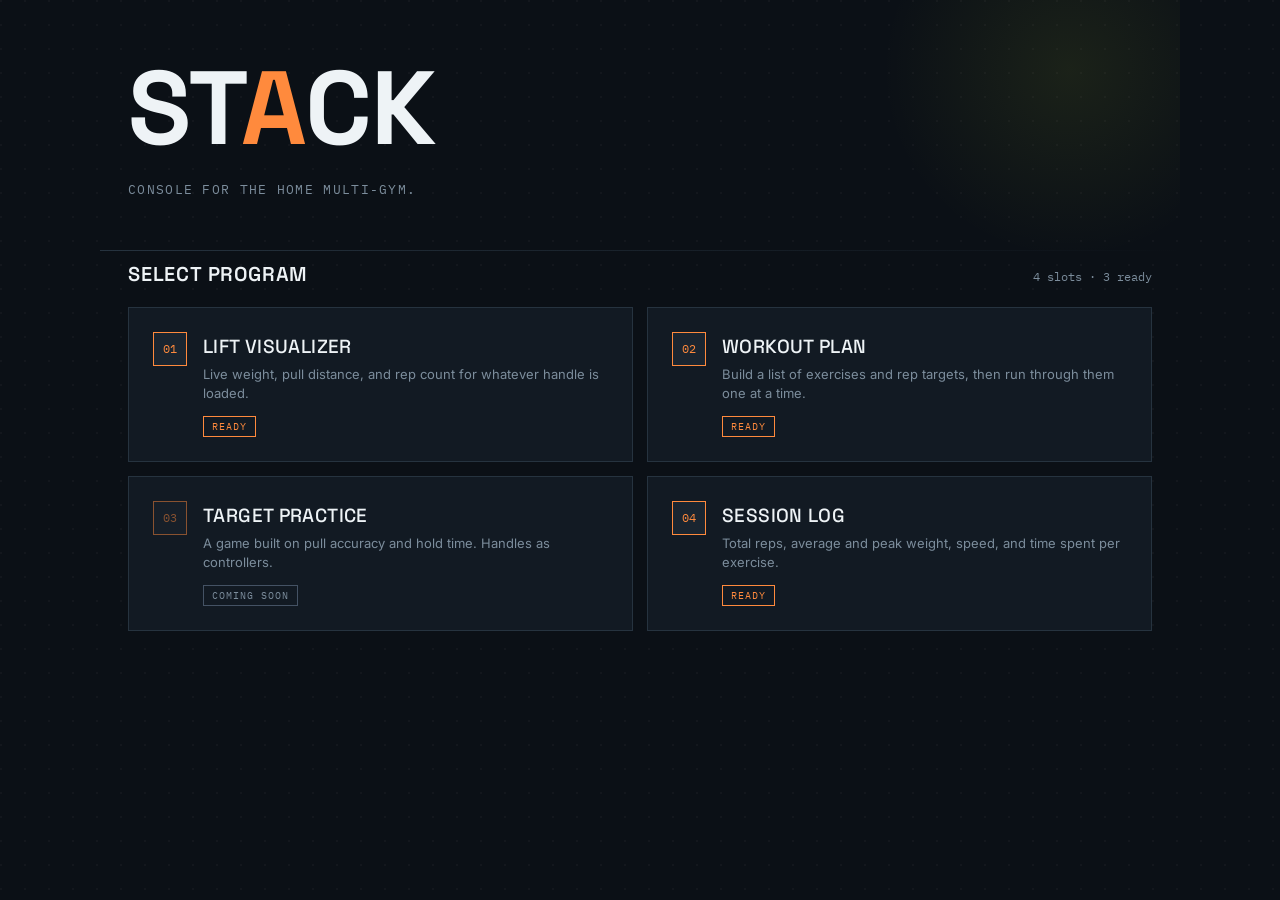
<file: index.html>
<!DOCTYPE html>
<html lang="en">
<head>
<meta charset="UTF-8">
<meta name="viewport" content="width=device-width, initial-scale=1.0">
<title>STACK — Home Gym Console</title>
<link rel="stylesheet" href="css/styles.css">
<link rel="icon" href="icon.ico" type="image/x-icon">
<style>

  .hero {
    padding-top: var(--space-xl);
    padding-bottom: var(--space-lg);
    position: relative;
    overflow: hidden;
  }

  @media (max-width: 640px) {
    .hero { padding-top: var(--space-lg); padding-bottom: var(--space-md); }
  }

  .hero::before {
    content: "";
    position: absolute;
    top: -120px;
    right: -80px;
    width: 380px;
    height: 380px;
    background: radial-gradient(circle, rgba(215,242,56,0.08), transparent 70%);
    pointer-events: none;
  }

  /* the status line lives in its own row with real space below it —
     this margin is the ONLY place that controls this gap */
  .hero-status {
    margin-bottom: var(--space-md);
  }

  .wordmark {
    font-family: var(--font-display);
    font-weight: 700;
    font-size: clamp(48px, 12vw, 104px);
    letter-spacing: -0.01em;
    line-height: 1;
    text-transform: uppercase;
    margin: 0;
    color: var(--chalk);
  }

  .wordmark span { color: var(--accent); }

  .tagline {
    font-family: var(--font-mono);
    font-size: 13px;
    letter-spacing: 0.1em;
    text-transform: uppercase;
    color: var(--chalk-dim);
    margin-top: var(--space-md);
    max-width: 440px;
    line-height: 1.6;
  }

  .console { padding-top: var(--space-xs); padding-bottom: 80px; }

  .console-label {
    display: flex;
    align-items: baseline;
    justify-content: space-between;
    flex-wrap: wrap;
    gap: var(--space-xs);
    margin-bottom: var(--space-md);
  }

  .console-label h2 {
    font-family: var(--font-display);
    font-weight: 600;
    font-size: 20px;
    text-transform: uppercase;
    letter-spacing: 0.04em;
    margin: 0;
  }

  .slot-count {
    font-family: var(--font-mono);
    font-size: 12px;
    color: var(--chalk-dim);
  }

  .slots {
    display: grid;
    grid-template-columns: repeat(2, 1fr);
    gap: 14px;
  }

  @media (max-width: 640px) {
    .slots { grid-template-columns: 1fr; }
  }

  .slot {
    position: relative;
    background: var(--panel);
    border: 1px solid var(--steel);
    padding: 24px;
    display: flex;
    align-items: flex-start;
    gap: 16px;
    transition: border-color 0.2s ease, transform 0.15s ease;
  }

  @media (max-width: 640px) {
    .slot { padding: 18px 16px; gap: 14px; }
  }

  .slot.active { cursor: pointer; }
  .slot.active:hover { border-color: var(--bg); transform: translateY(-2px); }
  .slot.active:hover .pin { transform: translateX(6px); background: var(--bg); }

  .pin {
    flex: none;
    width: 34px;
    height: 34px;
    border: 1px solid var(--steel-2);
    background: var(--panel-2);
    display: flex;
    align-items: center;
    justify-content: center;
    font-family: var(--font-mono);
    font-size: 12px;
    border-color: var(--accent);
    color: var(--accent);
    transition: transform 0.2s ease, background 0.2s ease, color 0.2s ease;
  }

  .slot.active .pin { color: var(--accent); }
  .slot.locked .pin { opacity: 0.5; }

  .slot-body h3 {
    font-family: var(--font-display);
    font-weight: 500;
    font-size: 19px;
    text-transform: uppercase;
    letter-spacing: 0.02em;
    margin: 2px 0 6px;
  }

  .slot-body p {
    font-size: 13px;
    color: var(--chalk-dim);
    margin: 0 0 10px;
    line-height: 1.5;
  }

  .tag {
    display: inline-block;
    font-family: var(--font-mono);
    font-size: 10px;
    letter-spacing: 0.1em;
    text-transform: uppercase;
    padding: 3px 8px;
    border: 1px solid var(--steel-2);
    color: var(--chalk-dim);
  }

  .slot.active .tag { border-color: var(--accent); color: var(--accent); }

  .footnote {
    font-family: var(--font-mono);
    font-size: 11px;
    color: var(--chalk-dim);
    text-align: center;
    padding: 0 20px 48px;
    letter-spacing: 0.04em;
  }

</style>
</head>
<body>

  <div class="wrap hero">
    <h1 class="wordmark">ST<span>A</span>CK</h1>
    <p class="tagline">Console for the home multi-gym.</p>
  </div>

  <div class="hairline wrap"></div>

  <div class="wrap console">
    <div class="console-label">
      <h2>Select Program</h2>
      <span class="slot-count">4 slots · 3 ready</span>
    </div>

    <div class="slots">

      <a href="html/visualizer.html" class="slot active">
        <div class="pin">01</div>
        <div class="slot-body">
          <h3>Lift Visualizer</h3>
          <p>Live weight, pull distance, and rep count for whatever handle is loaded.</p>
          <span class="tag">Ready</span>
        </div>
      </a>

      <a href="html/workout.html" class="slot active">
        <div class="pin">02</div>
        <div class="slot-body">
          <h3>Workout Plan</h3>
          <p>Build a list of exercises and rep targets, then run through them one at a time.</p>
          <span class="tag">Ready</span>
        </div>
      </a>


      <div class="slot locked">
        <div class="pin">03</div>
        <div class="slot-body">
          <h3>Target Practice</h3>
          <p>A game built on pull accuracy and hold time. Handles as controllers.</p>
          <span class="tag">Coming soon</span>
        </div>
      </div>

      <a href="html/stats.html" class="slot active">
        <div class="pin">04</div>
        <div class="slot-body">
          <h3>Session Log</h3>
          <p>Total reps, average and peak weight, speed, and time spent per exercise.</p>
          <span class="tag">Ready</span>
        </div>
      </a>

    </div>
  </div>
</body>
</html>
</file>
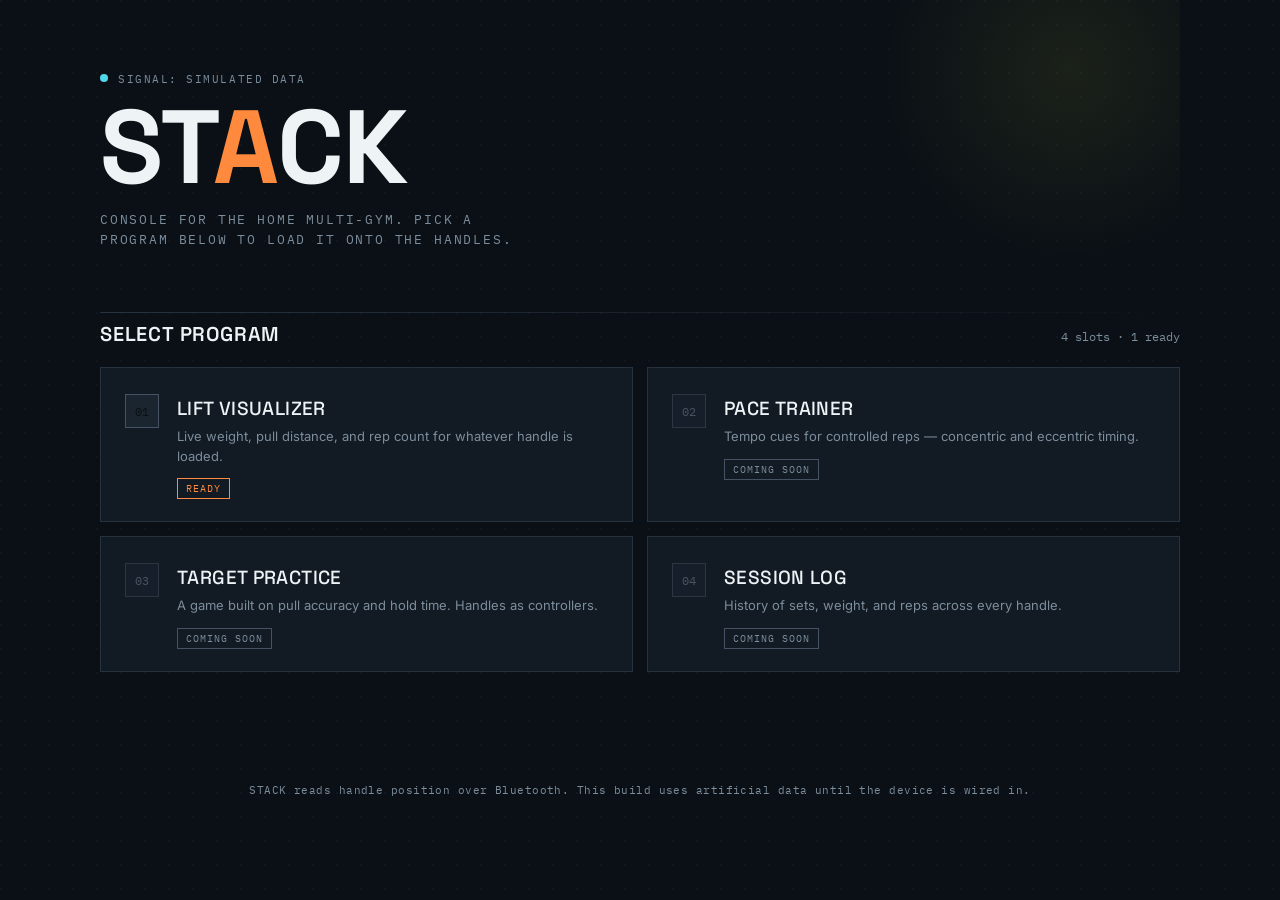
<file: main/index.html>
<!DOCTYPE html>
<html lang="en">
<head>
<meta charset="UTF-8">
<meta name="viewport" content="width=device-width, initial-scale=1.0">
<title>STACK — Home Gym Console</title>
<link rel="stylesheet" href="styles.css">
<style>

  .hero {
    padding: 72px 0 48px;
    position: relative;
    overflow: hidden;
  }

  @media (max-width: 640px) {
    .hero { padding: 44px 0 36px; }
  }

  .hero::before {
    content: "";
    position: absolute;
    top: -120px;
    right: -80px;
    width: 380px;
    height: 380px;
    background: radial-gradient(circle, rgba(215,242,56,0.08), transparent 70%);
    pointer-events: none;
  }

  .wordmark {
    font-family: var(--font-display);
    font-weight: 700;
    font-size: clamp(56px, 12vw, 104px);
    letter-spacing: -0.01em;
    line-height: 0.92;
    text-transform: uppercase;
    margin: 14px 0 0;
    color: var(--chalk);
  }

  .wordmark span {
    color: var(--accent);
  }

  .tagline {
    font-family: var(--font-mono);
    font-size: 13px;
    letter-spacing: 0.14em;
    text-transform: uppercase;
    color: var(--chalk-dim);
    margin-top: 14px;
    max-width: 440px;
    line-height: 1.6;
  }

  .console {
    padding: 8px 0 100px;
  }

  .console-label {
    display: flex;
    align-items: baseline;
    justify-content: space-between;
    margin-bottom: 20px;
  }

  .console-label h2 {
    font-family: var(--font-display);
    font-weight: 600;
    font-size: 20px;
    text-transform: uppercase;
    letter-spacing: 0.04em;
    margin: 0;
  }

  .slot-count {
    font-family: var(--font-mono);
    font-size: 12px;
    color: var(--chalk-dim);
  }

  .slots {
    display: grid;
    grid-template-columns: repeat(2, 1fr);
    gap: 14px;
  }

  @media (max-width: 640px) {
    .slots { grid-template-columns: 1fr; }
  }

  .slot {
    position: relative;
    background: var(--panel);
    border: 1px solid var(--steel);
    padding: 26px 24px 22px;
    display: flex;
    align-items: flex-start;
    gap: 18px;
    transition: border-color 0.2s ease, transform 0.15s ease;
  }

  @media (max-width: 640px) {
    .slot { padding: 18px 16px; gap: 14px; }
  }

  .slot.active {
    cursor: pointer;
  }

  .slot.active:hover {
    border-color: var(--accent);
    transform: translateY(-2px);
  }

  .slot.active:hover .pin {
    transform: translateX(6px);
    background: var(--accent);
  }

  .pin {
    flex: none;
    width: 34px;
    height: 34px;
    border: 1px solid var(--steel-2);
    background: var(--panel-2);
    display: flex;
    align-items: center;
    justify-content: center;
    font-family: var(--font-mono);
    font-size: 12px;
    color: var(--chalk-dim);
    transition: transform 0.2s ease, background 0.2s ease, color 0.2s ease;
  }

  .slot.active .pin {
    color: var(--bg);
  }

  .slot.locked .pin {
    opacity: 0.5;
  }

  .slot-body h3 {
    font-family: var(--font-display);
    font-weight: 500;
    font-size: 19px;
    text-transform: uppercase;
    letter-spacing: 0.02em;
    margin: 2px 0 6px;
  }

  .slot-body p {
    font-size: 13px;
    color: var(--chalk-dim);
    margin: 0 0 10px;
    line-height: 1.5;
  }

  .tag {
    display: inline-block;
    font-family: var(--font-mono);
    font-size: 10px;
    letter-spacing: 0.1em;
    text-transform: uppercase;
    padding: 3px 8px;
    border: 1px solid var(--steel-2);
    color: var(--chalk-dim);
  }

  .slot.active .tag {
    border-color: var(--accent);
    color: var(--accent);
  }

  .footnote {
    font-family: var(--font-mono);
    font-size: 11px;
    color: var(--chalk-dim);
    text-align: center;
    padding: 0 0 48px;
    letter-spacing: 0.04em;
  }

</style>
</head>
<body>

  <div class="wrap hero">
    <div class="eyebrow"><span class="status-dot"></span>SIGNAL: SIMULATED DATA</div>
    <h1 class="wordmark">ST<span>A</span>CK</h1>
    <p class="tagline">Console for the home multi-gym. Pick a program below to load it onto the handles.</p>
  </div>

  <div class="hairline wrap"></div>

  <div class="wrap console">
    <div class="console-label">
      <h2>Select Program</h2>
      <span class="slot-count">4 slots · 1 ready</span>
    </div>

    <div class="slots">

      <a href="visualizer.html" class="slot active">
        <div class="pin">01</div>
        <div class="slot-body">
          <h3>Lift Visualizer</h3>
          <p>Live weight, pull distance, and rep count for whatever handle is loaded.</p>
          <span class="tag">Ready</span>
        </div>
      </a>

      <div class="slot locked">
        <div class="pin">02</div>
        <div class="slot-body">
          <h3>Pace Trainer</h3>
          <p>Tempo cues for controlled reps — concentric and eccentric timing.</p>
          <span class="tag">Coming soon</span>
        </div>
      </div>

      <div class="slot locked">
        <div class="pin">03</div>
        <div class="slot-body">
          <h3>Target Practice</h3>
          <p>A game built on pull accuracy and hold time. Handles as controllers.</p>
          <span class="tag">Coming soon</span>
        </div>
      </div>

      <div class="slot locked">
        <div class="pin">04</div>
        <div class="slot-body">
          <h3>Session Log</h3>
          <p>History of sets, weight, and reps across every handle.</p>
          <span class="tag">Coming soon</span>
        </div>
      </div>

    </div>
  </div>

  <p class="footnote">STACK reads handle position over Bluetooth. This build uses artificial data until the device is wired in.</p>

</body>
</html>
</file>
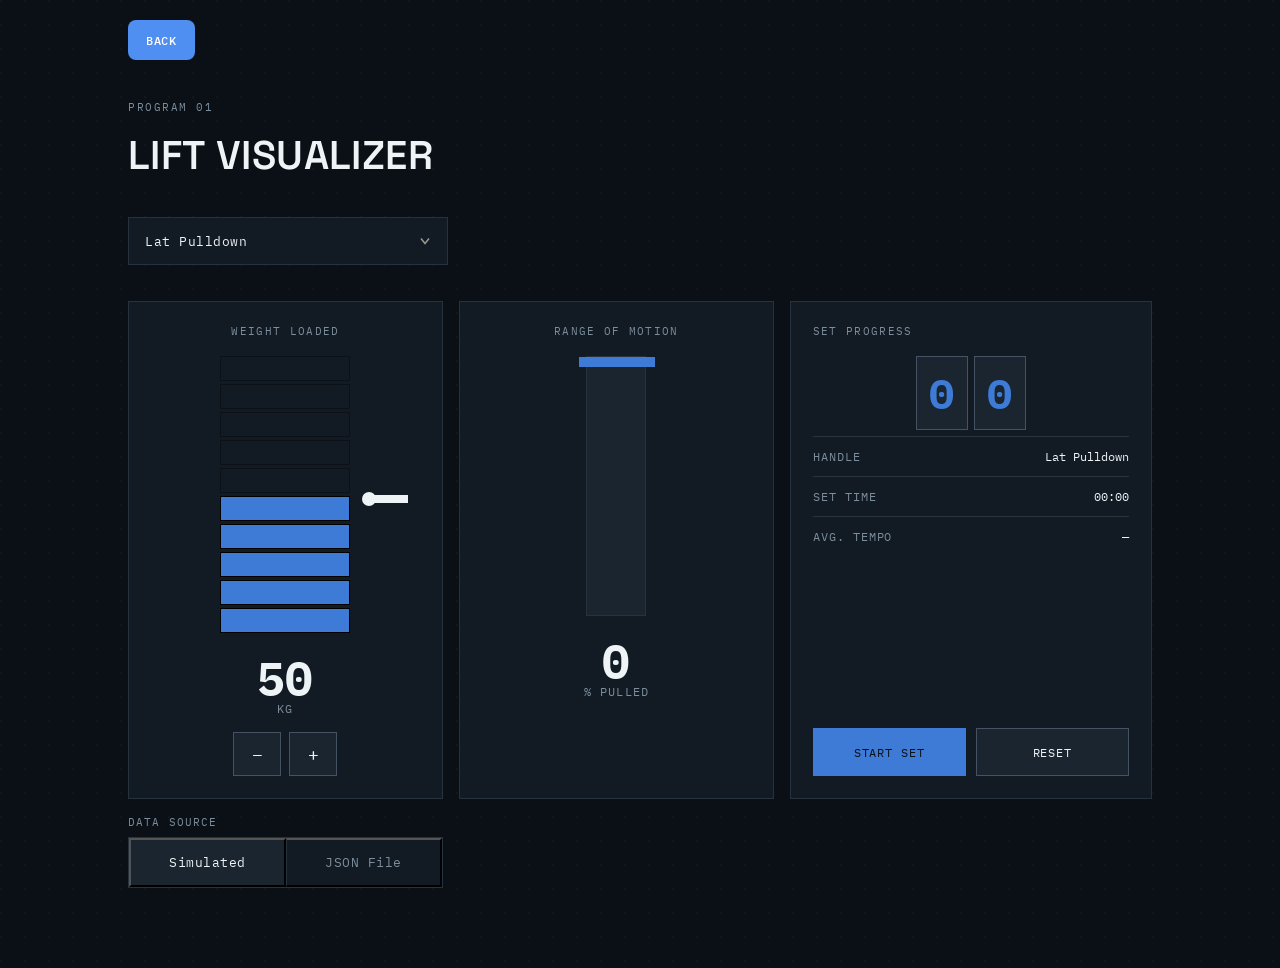
<file: visualizer.html>
<!DOCTYPE html>
<html lang="en">
<head>
<meta charset="UTF-8">
<meta name="viewport" content="width=device-width, initial-scale=1.0">
<title>Lift Visualizer — STACK</title>
<link rel="stylesheet" href="css/styles.css">
<style>

  .title-row { padding-top: var(--space-md); padding-bottom: var(--space-lg); }

  .title-row .eyebrow { margin-bottom: var(--space-sm); }

  .title-row h1 {
    font-family: var(--font-display);
    font-weight: 600;
    text-transform: uppercase;
    font-size: clamp(28px, 5vw, 40px);
    letter-spacing: 0.01em;
    margin: 0;
  }

  /* handle selector — a single dropdown instead of a row of buttons */
  .handles {
    padding-bottom: var(--space-lg);
  }

  .select-label {
    display: block;
    font-family: var(--font-mono);
    font-size: 11px;
    letter-spacing: 0.1em;
    text-transform: uppercase;
    color: var(--chalk-dim);
    margin-bottom: 8px;
  }

  .handle-select {
    display: block;
    width: 100%;
    max-width: 320px;
    font-family: var(--font-mono);
    font-size: 13px;
    letter-spacing: 0.04em;
    color: var(--chalk);
    background: var(--panel)
      url("data:image/svg+xml,%3Csvg xmlns='http://www.w3.org/2000/svg' viewBox='0 0 20 20' fill='none' stroke='%2399968d' stroke-width='2'%3E%3Cpath d='M5 7l5 6 5-6'/%3E%3C/svg%3E")
      no-repeat right 14px center;
    background-size: 16px;
    border: 1px solid var(--steel);
    padding: 14px 40px 14px 16px;
    min-height: 48px;
    appearance: none;
    -webkit-appearance: none;
    transition: border-color 0.15s ease;
  }

  .handle-select:hover,
  .handle-select:focus-visible {
    border-color: var(--accent);
  }

  .handle-select option {
    background: var(--panel);
    color: var(--chalk);
  }

  /* main grid */
  .board {
    display: grid;
    grid-template-columns: 1fr 1fr 1.15fr;
    gap: 16px;
    padding-bottom: 20px;
  }

  @media (max-width: 900px) and (min-width: 641px) {
    .board { grid-template-columns: 1fr 1fr; }
    .reps-panel { grid-column: 1 / 3; }
  }

  @media (max-width: 640px) {
    /* replaced below by the full cockpit-mode block */
  }

  .panel {
    background: var(--panel);
    border: 1px solid var(--steel);
    padding: 22px;
    display: flex;
    flex-direction: column;
  }

  /* (mobile panel padding now handled in the cockpit-mode block below) */

  .panel-label {
    font-family: var(--font-mono);
    font-size: 11px;
    letter-spacing: 0.12em;
    text-transform: uppercase;
    color: var(--chalk-dim);
    margin-bottom: 18px;
  }

  /* ---- weight stack ---- */
  .stack-panel { align-items: center; }

  .stack-area {
    position: relative;
    display: flex;
    align-items: center;
    gap: 18px;
    width: 100%;
    justify-content: center;
  }

  .plates {
    display: flex;
    flex-direction: column-reverse;
    gap: 3px;
    width: clamp(96px, 30vw, 130px);
    flex: none;
  }

  .plate {
    height: clamp(18px, 4.5vw, 25px);
    border: 1px solid #000;
    opacity: 0.35;
    transition: background 0.25s ease, opacity 0.25s ease;
  }

  .plate.on { background: var(--accent); opacity: 1; }

  .pin {
    position: absolute;
    width: 40px;
    height: 8px;
    background: var(--chalk);
    transition: top 0.25s ease, left 0.2s ease;
  }
  .pin::after {
    content: "";
    position: absolute;
    left: -6px;
    top: -3px;
    width: 14px;
    height: 14px;
    border-radius: 50%;
    background: var(--chalk);
  }

  .weight-readout { margin-top: 22px; text-align: center; }

  .weight-num {
    font-family: var(--font-mono);
    font-weight: 700;
    font-size: clamp(34px, 8vw, 46px);
    color: var(--chalk);
    line-height: 1;
  }

  .weight-unit {
    font-family: var(--font-mono);
    font-size: 12px;
    color: var(--chalk-dim);
    letter-spacing: 0.1em;
  }

  .stepper { display: flex; gap: 8px; margin-top: 16px; }

  .step-btn {
    width: 48px;
    height: 44px;
    background: var(--panel-2);
    border: 1px solid var(--steel-2);
    color: var(--chalk);
    font-family: var(--font-mono);
    font-size: 18px;
    transition: border-color 0.15s ease;
    -webkit-tap-highlight-color: transparent;
  }
  .step-btn:hover { border-color: var(--accent); color: var(--accent); }

  /* ---- ROM track ---- */
  .rom-panel { align-items: center; }

  .track-area {
    position: relative;
    width: 60px;
    height: clamp(180px, 34vh, 260px);
    background: var(--panel-2);
    border: 1px solid var(--steel);
  }

  .fill {
    position: absolute;
    bottom: 0;
    left: 0;
    width: 100%;
    background: linear-gradient(180deg, var(--accent), transparent);
    opacity: 0.25;
    transition: height 0.03s linear;
  }

  .carriage {
    position: absolute;
    left: -8px;
    width: 76px;
    height: 10px;
    background: var(--accent);
    transition: bottom 0.03s linear;
  }

  .rom-readout { margin-top: 22px; text-align: center; }

  .rom-num {
    font-family: var(--font-mono);
    font-weight: 700;
    font-size: clamp(34px, 8vw, 46px);
    color: var(--chalk);
    line-height: 1;
  }

  /* ---- reps / session ---- */
  .odometer {
    display: flex;
    justify-content: center;
    gap: 6px;
    margin-bottom: 6px;
  }

  .digit {
    width: clamp(44px, 14vw, 52px);
    height: clamp(62px, 20vw, 74px);
    background: var(--panel-2);
    border: 1px solid var(--steel-2);
    display: flex;
    align-items: center;
    justify-content: center;
    font-family: var(--font-mono);
    font-weight: 700;
    font-size: clamp(32px, 9vw, 42px);
    color: var(--accent);
  }

  .digit.bump { animation: bump 0.28s ease; }
  @keyframes bump {
    0% { transform: translateY(0); }
    35% { transform: translateY(-6px); }
    100% { transform: translateY(0); }
  }

  .reps-caption {
    text-align: center;
    font-family: var(--font-mono);
    font-size: 11px;
    letter-spacing: 0.12em;
    text-transform: uppercase;
    color: var(--chalk-dim);
    margin-bottom: 26px;
  }

  .session-row {
    display: flex;
    justify-content: space-between;
    padding: 12px 0;
    border-top: 1px solid var(--steel);
    font-family: var(--font-mono);
    font-size: 12px;
  }
  .session-row span:first-child { color: var(--chalk-dim); text-transform: uppercase; letter-spacing: 0.08em; }

  .controls { display: flex; gap: 10px; margin-top: auto; padding-top: 22px; }

  .ctrl-btn {
    flex: 1;
    padding: 15px 0;
    min-height: 48px;
    background: var(--panel-2);
    border: 1px solid var(--steel-2);
    color: var(--chalk);
    font-family: var(--font-mono);
    font-size: 12px;
    letter-spacing: 0.08em;
    text-transform: uppercase;
    transition: all 0.15s ease;
    -webkit-tap-highlight-color: transparent;
  }

  .ctrl-btn.primary { border-color: var(--accent); color: var(--bg); background: var(--accent); }
  .ctrl-btn:hover { filter: brightness(1.12); }

  .ctrl-btn:disabled,
  .step-btn:disabled {
    opacity: 0.35;
    cursor: not-allowed;
    filter: none;
  }

  .footnote {
    font-family: var(--font-mono);
    font-size: 11px;
    color: var(--chalk-dim);
    text-align: center;
    padding: 30px 20px 50px;
    letter-spacing: 0.04em;
  }

  /* ---- data source toggle ---- */
  /* Deliberately mirrors .handle-select: same width, border, background,
     and height — this reads as "another bar like the one above it"
     instead of a separate floating control. */
  .data-source {
    padding-bottom: var(--space-lg);
  }

  .mode-toggle {
    display: flex;
    width: 100%;
    max-width: 320px;
    border: 1px solid var(--steel);
    background: var(--panel);
    min-height: 48px;
  }

  .mode-btn {
    flex: 1;
    font-family: var(--font-mono);
    font-size: 13px;
    letter-spacing: 0.04em;
    text-transform: none;
    color: var(--chalk-dim);
    padding: 14px 16px;
    background: transparent;
    transition: all 0.15s ease;
    -webkit-tap-highlight-color: transparent;
  }

  .mode-btn + .mode-btn { border-left: 1px solid var(--steel); }

  .mode-btn.active {
    background: var(--panel-2);
    color: var(--chalk);
  }

  .mode-btn:hover:not(.active) { color: var(--chalk); border-color: var(--accent); }

  .data-source-note {
    font-family: var(--font-mono);
    font-size: 11px;
    color: var(--chalk-dim);
    margin: 10px 0 0;
    min-height: 14px;
  }

  .data-source-note.error { color: var(--red); }

  /* =========================================================
     COCKPIT MODE — phones/small tablets.
     Goal: everything visible with zero scrolling, since this
     screen gets watched mid-set. The whole page becomes a
     single fixed-height flex column; the board fills whatever
     space is left after the header/handles, and its three
     panels sit side-by-side (not stacked) so the layout stays
     short instead of tall.
     ========================================================= */
  @media (max-width: 640px) {
    html, body {
      height: 100vh;
      height: 100dvh;
      overflow: hidden;
    }

    body {
      display: flex;
      flex-direction: column;
    }

    /* body's children (.wrap elements) become flex items once body is a
       flex column. .wrap's own `margin: 0 auto` is meant for normal block
       centering, but on a flex item an auto cross-axis margin makes the
       browser shrink-wrap and CENTER it instead of stretching full width —
       this line cancels that so the header/handles/board stay left-aligned
       and full-width exactly like before. */
    body > .wrap {
      align-self: stretch;
      width: 100%;
      margin-left: 0;
      margin-right: 0;
    }

    .footnote { display: none; }

    /* the data-source toggle is dev/testing-only, not part of the
       in-workout view — collapse it down to a minimal single line so
       it doesn't eat into the no-scroll budget on phones */
    .data-source { padding-bottom: 10px; flex: none; min-width: 100px;}
    .data-source .select-label { display: none; }
    .mode-toggle { max-width: none; min-height: 38px; min-width: 300px; }
    .mode-btn { padding: 9px 12px; font-size: 12px; }
    .data-source-note { font-size: 9px; margin-top: 4px; }

    .page-header { padding-top: 18px; flex: none; }
    .page-header .back {
      margin-bottom: 8px;
      font-size: 11px;
      padding: 9px 16px;
      min-height: 38px;
    }
    .page-header .status-line { font-size: 9px; letter-spacing: 0.1em; }

    .title-row { padding-top: 8px; padding-bottom: 8px; flex: none; }
    .title-row .eyebrow { margin-bottom: 2px; font-size: 9px; }
    .title-row h1 { font-size: 19px; }

    .handles { flex: none; padding-bottom: 8px; }
    .select-label { font-size: 9px; margin-bottom: 4px; }
    .handle-select {
      max-width: none;
      font-size: 12px;
      padding: 10px 36px 10px 12px;
      min-height: 38px;
    }

    /* .board no longer grows to fill all remaining space — it sizes to
       its (now capped) content and stays centered in whatever room is
       left, so there's real whitespace instead of everything stretching
       edge to edge. */
    /* 2-column top row for weight + ROM (each now gets ~half the
       screen, so they can run bigger), with the reps panel spanning
       full width below — reps are what you actually glance at mid-set,
       so it gets the most horizontal room and the biggest numbers. */
    .board {
      flex: 0 1 auto;
      min-height: 0;
      grid-template-columns: 1fr 1fr;
      gap: 8px;
      padding-bottom: 2px;
      width: 100%;
      max-width: 480px;
      margin: 0 auto auto auto;
    }

    .reps-panel { grid-column: 1 / 3; }

    .panel {
      padding: 14px 10px;
      min-height: 0;
      overflow: hidden;
    }

    .panel-label {
      font-size: 8px;
      letter-spacing: 0.06em;
      margin-bottom: 8px;
      text-align: center;
    }

    /* weight stack — bigger now that this panel has ~half the width.
       The plate stack now FLEXES to fill whatever vertical space its
       panel actually has (capped at max-height so it doesn't get huge),
       rather than assuming a fixed height that could be taller than
       what's left once real fonts/line-heights are loaded — that
       mismatch was what caused the stepper buttons to get clipped. */
    .stack-area {
      gap: 12px;
      flex: 1 1 auto;
      min-height: 0;
      max-height: 220px;
      align-items: stretch;
    }
    .plates { width: clamp(50px, 22vw, 84px); gap: 3px; height: 100%; }
    .plate { flex: 1 1 0; min-height: 4px; height: auto;}
    .pin { width: 24px; height: 6px; }
    .pin::after { width: 11px; height: 11px; left: -5px; top: -2.5px; }
    .weight-readout { margin-top: 10px; flex: none; }
    .weight-num { font-size: clamp(20px, 5.5vh, 32px); }
    .weight-unit { font-size: 9px; }
    .stepper { margin-top: 10px; gap: 6px; flex: none; }
    .step-btn { width: 36px; height: 36px; font-size: 15px; flex: none; }

    /* ROM track — same flex-to-fit approach, capped instead of fixed */
    .track-area {
      width: clamp(26px, 9vw, 42px);
      flex: 1 1 auto;
      min-height: 0;
      max-height: 230px;
      height: auto;
    }
    .carriage { left: -7px; width: calc(100% + 14px); }
    .rom-readout { margin-top: 10px; flex: none; }
    .rom-num { font-size: clamp(20px, 5.5vh, 32px); }

    /* reps / session — laid out horizontally: big rep count on the
       left, session info + controls on the right, since the panel
       now spans the full width instead of a cramped third-column. */
    .reps-panel {
      display: grid;
      grid-template-columns: auto 1fr;
      grid-template-areas:
        "label   label"
        "odo     info"
        "caption info"
        "ctrl    ctrl";
      column-gap: 20px;
      align-items: center;
      padding: 16px 18px;
    }
    .reps-panel .panel-label { grid-area: label; text-align: left; margin-bottom: 8px; }
    .reps-panel .odometer { grid-area: odo; margin-bottom: 0; }
    .reps-panel .reps-caption { grid-area: caption; margin-bottom: 0; text-align: left; }
    .reps-panel .session-info { grid-area: info; }
    .reps-panel .session-row { padding: 4px 0; font-size: 11px; }
    .reps-panel .controls { grid-area: ctrl; margin-top: 14px; padding-top: 0; }

    /* the actual rep count is the focal number on this screen —
       noticeably bigger than the weight/ROM readouts */
    .digit {
      width: clamp(34px, 13vw, 52px);
      height: clamp(48px, 15vh, 68px);
      font-size: clamp(26px, 8vh, 40px);
    }
    .odometer { gap: 6px; }
    .reps-caption { font-size: 9px;}
    .ctrl-btn { padding: 10px 0; min-height: 38px; font-size: 10px; }
  }


</style>
</head>
<body>

  <div class="wrap page-header">
    <a href="index.html" class="back">BACK</a>
  </div>

  <div class="wrap title-row">
    <div class="eyebrow">PROGRAM 01</div>
    <h1>Lift Visualizer</h1>
  </div>

  <div class="wrap handles">
    <label for="handleSelect"></label><select id="handleSelect" class="handle-select">
      <option value="Lat Pulldown" data-accent="#3e7bd6">Lat Pulldown</option>
      <option value="Seated Row" data-accent="#3e7bd6">Seated Row</option>
      <option value="Chest Press" data-accent="#d6452c">Chest Press</option>
      <option value="Leg Extension" data-accent="#47a56b">Leg Extension</option>
      <option value="Shoulder Press" data-accent="#dcb400">Shoulder Press</option>
    </select>
  </div>

  <div class="wrap board">

    <div class="panel stack-panel">
      <div class="panel-label">Weight Loaded</div>
      <div class="stack-area" id="stackArea">
        <div class="plates" id="plates"></div>
        <div class="pin" id="pin"></div>
      </div>
      <div class="weight-readout">
        <div class="weight-num" id="weightNum">50</div>
        <div class="weight-unit">KG</div>
      </div>
      <div class="stepper">
        <button class="step-btn" id="weightDown">&minus;</button>
        <button class="step-btn" id="weightUp">&plus;</button>
      </div>
    </div>

    <div class="panel rom-panel">
      <div class="panel-label">Range of Motion</div>
      <div class="track-area" id="track">
        <div class="fill" id="fill"></div>
        <div class="carriage" id="carriage"></div>
      </div>
      <div class="rom-readout">
        <div class="rom-num" id="romNum">0</div>
        <div class="weight-unit">% PULLED</div>
      </div>
    </div>

    <div class="panel reps-panel">
      <div class="panel-label">Set Progress</div>
      <div class="odometer">
        <div class="digit" id="digit1">0</div>
        <div class="digit" id="digit2">0</div>
      </div>

      <div class="session-info">
        <div class="session-row"><span>Handle</span><span id="handleLabel">Lat Pulldown</span></div>
        <div class="session-row"><span>Set time</span><span id="timeLabel">00:00</span></div>
        <div class="session-row"><span>Avg. tempo</span><span id="tempoLabel">2.4s / rep</span></div>
      </div>

      <div class="controls">
        <button class="ctrl-btn primary" id="startBtn">Start Set</button>
        <button class="ctrl-btn" id="resetBtn">Reset</button>
      </div>
    </div>

    <div class="data-source">
      <label class="select-label">Data Source</label>
      <div class="mode-toggle">
        <button type="button" id="modeSim" class="mode-btn active">Simulated</button>
        <button type="button" id="modeJson" class="mode-btn">JSON File</button>
      </div>
      <p class="data-source-note" id="dataSourceNote"></p>
    </div>


  </div>
<script src="js/visualizer.js"></script>
</body>
</html>
</file>
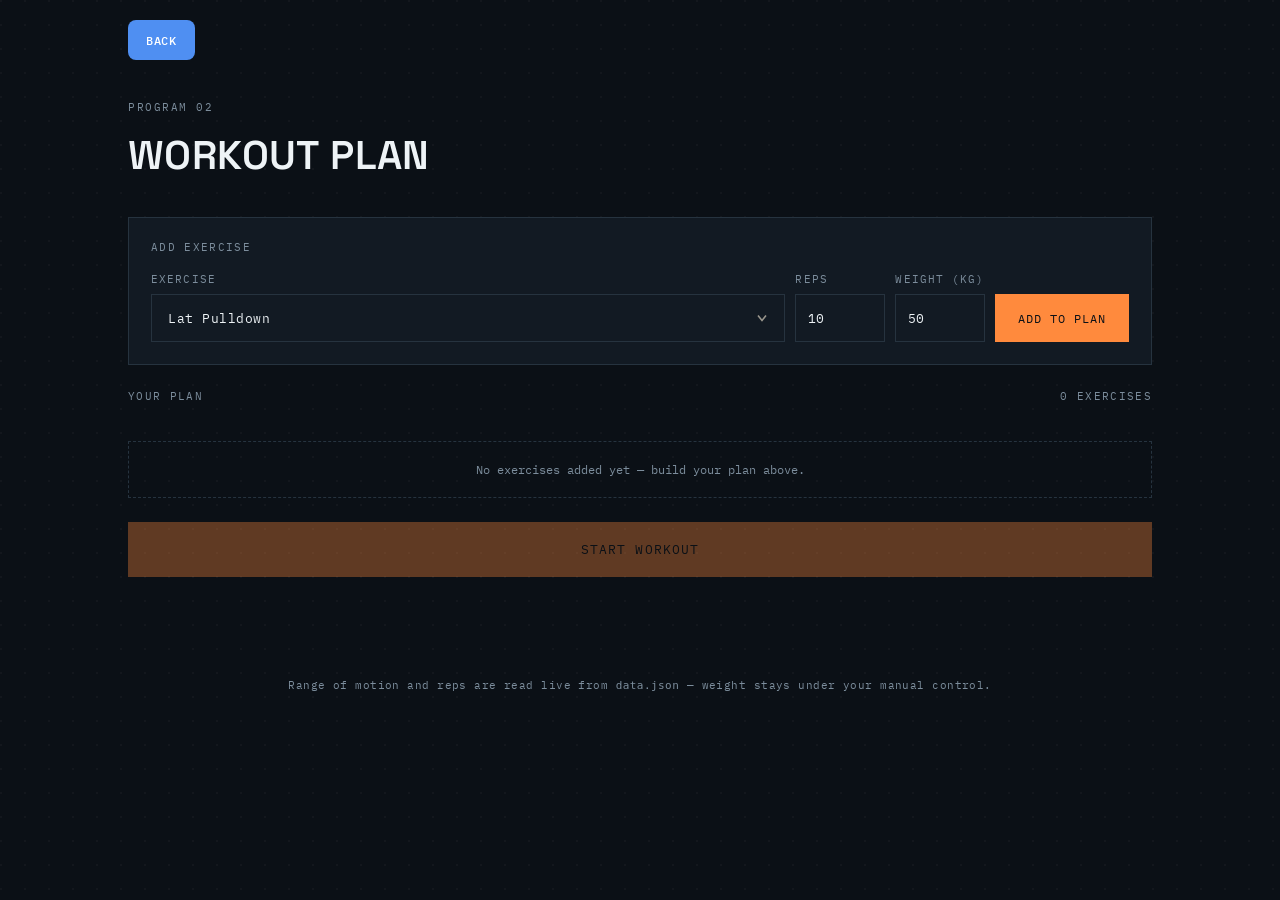
<file: workout.html>
<!DOCTYPE html>
<html lang="en">
<head>
<meta charset="UTF-8">
<meta name="viewport" content="width=device-width, initial-scale=1.0">
<title>Workout Plan — STACK</title>
<link rel="stylesheet" href="css/styles.css">
<style>

  .title-row { padding-top: var(--space-md); padding-bottom: var(--space-lg); }
  .title-row .eyebrow { margin-bottom: var(--space-sm); }
  .title-row h1 {
    font-family: var(--font-display);
    font-weight: 600;
    text-transform: uppercase;
    font-size: clamp(28px, 5vw, 40px);
    letter-spacing: 0.01em;
    margin: 0;
  }

  /* ---------- shared bits reused from the visualizer ---------- */
  .select-label {
    display: block;
    font-family: var(--font-mono);
    font-size: 11px;
    letter-spacing: 0.1em;
    text-transform: uppercase;
    color: var(--chalk-dim);
    margin-bottom: 8px;
  }

  .handle-select {
    display: block;
    width: 100%;
    font-family: var(--font-mono);
    font-size: 13px;
    letter-spacing: 0.04em;
    color: var(--chalk);
    background: var(--panel)
      url("data:image/svg+xml,%3Csvg xmlns='http://www.w3.org/2000/svg' viewBox='0 0 20 20' fill='none' stroke='%2399968d' stroke-width='2'%3E%3Cpath d='M5 7l5 6 5-6'/%3E%3C/svg%3E")
      no-repeat right 14px center;
    background-size: 16px;
    border: 1px solid var(--steel);
    padding: 14px 40px 14px 16px;
    min-height: 48px;
    appearance: none;
    -webkit-appearance: none;
    transition: border-color 0.15s ease;
  }
  .handle-select:hover, .handle-select:focus-visible { border-color: var(--accent); }
  .handle-select option { background: var(--panel); color: var(--chalk); }

  .panel {
    background: var(--panel);
    border: 1px solid var(--steel);
    padding: 22px;
  }

  .panel-label {
    font-family: var(--font-mono);
    font-size: 11px;
    letter-spacing: 0.12em;
    text-transform: uppercase;
    color: var(--chalk-dim);
    margin-bottom: 18px;
  }

  .ctrl-btn {
    flex: 1;
    padding: 15px 0;
    min-height: 48px;
    background: var(--panel-2);
    border: 1px solid var(--steel-2);
    color: var(--chalk);
    font-family: var(--font-mono);
    font-size: 12px;
    letter-spacing: 0.08em;
    text-transform: uppercase;
    transition: all 0.15s ease;
    -webkit-tap-highlight-color: transparent;
  }
  .ctrl-btn.primary { border-color: var(--accent); color: var(--bg); background: var(--accent); }
  .ctrl-btn:hover { filter: brightness(1.12); }
  .ctrl-btn:disabled { opacity: 0.35; cursor: not-allowed; filter: none; }
  .step-btn:disabled { opacity: 0.3; cursor: not-allowed; }

  .weight-lock-note {
    font-family: var(--font-mono);
    font-size: 10px;
    letter-spacing: 0.08em;
    text-transform: uppercase;
    color: var(--chalk-dim);
    margin-top: 10px;
    text-align: center;
  }

  /* =========================================================
     PLANNER VIEW — build the list of exercises + rep targets
     ========================================================= */
  .planner-view { padding-bottom: 60px; }

  .builder-panel { margin-bottom: 24px; }

  .builder-row {
    display: grid;
    grid-template-columns: 1fr 90px 90px auto;
    gap: 10px;
    align-items: end;
  }

  @media (max-width: 700px) {
    .builder-row { grid-template-columns: 1fr 1fr; }
  }
  @media (max-width: 420px) {
    .builder-row { grid-template-columns: 1fr; }
  }

  .reps-field label {
    display: block;
    font-family: var(--font-mono);
    font-size: 11px;
    letter-spacing: 0.1em;
    text-transform: uppercase;
    color: var(--chalk-dim);
    margin-bottom: 8px;
  }

  .reps-input {
    width: 100%;
    font-family: var(--font-mono);
    font-size: 13px;
    color: var(--chalk);
    background: var(--panel);
    border: 1px solid var(--steel);
    padding: 14px 12px;
    min-height: 48px;
  }
  .reps-input:focus-visible { border-color: var(--accent); outline: none; }

  .add-btn { min-height: 48px; padding: 0 22px; white-space: nowrap; }

  .plan-list-label {
    display: flex;
    justify-content: space-between;
    align-items: baseline;
    margin-bottom: 14px;
  }

  .plan-list {
    list-style: none;
    margin: 0 0 24px;
    padding: 0;
    display: flex;
    flex-direction: column;
    gap: 8px;
  }

  .plan-item {
    display: flex;
    align-items: center;
    justify-content: space-between;
    background: var(--panel);
    border: 1px solid var(--steel);
    padding: 14px 16px;
  }

  .plan-item-dot {
    display: inline-block;
    width: 9px;
    height: 9px;
    border-radius: 50%;
    flex: none;
  }

  .plan-item-info {
    display: flex;
    align-items: center;
    gap: 14px;
  }

  .plan-item-num {
    font-family: var(--font-mono);
    font-size: 12px;
    color: var(--chalk-dim);
  }

  .plan-item-name {
    font-family: var(--font-display);
    font-weight: 500;
    font-size: 16px;
    text-transform: uppercase;
    letter-spacing: 0.02em;
  }

  .plan-item-reps {
    font-family: var(--font-mono);
    font-size: 12px;
    color: var(--chalk-dim);
  }

  .plan-item-remove {
    font-family: var(--font-mono);
    font-size: 16px;
    color: var(--chalk-dim);
    padding: 4px 10px;
    background: transparent;
    border: none;
  }
  .plan-item-remove:hover { color: var(--red); }

  .plan-empty {
    font-family: var(--font-mono);
    font-size: 12px;
    color: var(--chalk-dim);
    padding: 20px 0;
    text-align: center;
    border: 1px dashed var(--steel);
    margin: 0 0 24px;
  }

  .start-workout-btn { width: 100%; font-size: 13px; padding: 18px 0; }

  /* =========================================================
     RUNNER VIEW — same visual language as the Lift Visualizer
     ========================================================= */
  .runner-progress {
    display: flex;
    align-items: baseline;
    justify-content: space-between;
    flex-wrap: wrap;
    gap: 8px;
    padding-bottom: 22px;
  }

  .runner-progress-count {
    font-family: var(--font-mono);
    font-size: 11px;
    letter-spacing: 0.1em;
    text-transform: uppercase;
    color: var(--chalk-dim);
  }

  .runner-progress-name {
    font-family: var(--font-display);
    font-weight: 600;
    font-size: 22px;
    text-transform: uppercase;
  }

  .board {
    display: grid;
    grid-template-columns: 1fr 1fr 1.15fr;
    gap: 16px;
    padding-bottom: 20px;
  }

  @media (max-width: 900px) and (min-width: 641px) {
    .board { grid-template-columns: 1fr 1fr; }
    .reps-panel { grid-column: 1 / 3; }
  }

  .panel-flex { display: flex; flex-direction: column; }

  .stack-panel { align-items: center; }
  .stack-area {
    position: relative;
    display: flex;
    align-items: center;
    gap: 18px;
    width: 100%;
    justify-content: center;
  }
  .plates {
    display: flex;
    flex-direction: column-reverse;
    gap: 3px;
    width: clamp(96px, 30vw, 130px);
    flex: none;
  }
  .plate {
    height: clamp(18px, 4.5vw, 25px);
    border: 1px solid #000;
    opacity: 0.35;
    transition: background 0.25s ease, opacity 0.25s ease;
  }
  .plate.on { background: var(--accent); opacity: 1; }
  .pin {
    position: absolute;
    width: 40px;
    height: 8px;
    background: var(--chalk);
    transition: top 0.25s ease, left 0.2s ease;
  }
  .pin::after {
    content: "";
    position: absolute;
    left: -6px; top: -3px;
    width: 14px; height: 14px;
    border-radius: 50%;
    background: var(--chalk);
  }
  .weight-readout { margin-top: 22px; text-align: center; }
  .weight-num {
    font-family: var(--font-mono);
    font-weight: 700;
    font-size: clamp(34px, 8vw, 46px);
    color: var(--chalk);
    line-height: 1;
  }
  .weight-unit {
    font-family: var(--font-mono);
    font-size: 12px;
    color: var(--chalk-dim);
    letter-spacing: 0.1em;
  }
  .stepper { display: flex; gap: 8px; margin-top: 16px; }
  .step-btn {
    width: 48px; height: 44px;
    background: var(--panel-2);
    border: 1px solid var(--steel-2);
    color: var(--chalk);
    font-family: var(--font-mono);
    font-size: 18px;
    transition: border-color 0.15s ease;
    -webkit-tap-highlight-color: transparent;
  }
  .step-btn:hover { border-color: var(--accent); color: var(--accent); }

  .rom-panel { align-items: center; }
  .track-area {
    position: relative;
    width: 60px;
    height: clamp(180px, 34vh, 260px);
    background: var(--panel-2);
    border: 1px solid var(--steel);
  }
  .fill {
    position: absolute; bottom: 0; left: 0; width: 100%;
    background: linear-gradient(180deg, var(--accent), transparent);
    opacity: 0.25;
    transition: height 0.03s linear;
  }
  .carriage {
    position: absolute; left: -8px;
    width: 76px; height: 10px;
    background: var(--accent);
    transition: bottom 0.03s linear;
  }
  .rom-readout { margin-top: 22px; text-align: center; }
  .rom-num {
    font-family: var(--font-mono);
    font-weight: 700;
    font-size: clamp(34px, 8vw, 46px);
    color: var(--chalk);
    line-height: 1;
  }

  .odometer-row { display: flex; align-items: baseline; justify-content: center; gap: 10px; margin-bottom: 6px; }
  .odometer { display: flex; gap: 6px; }
  .digit {
    width: clamp(44px, 14vw, 52px);
    height: clamp(62px, 20vw, 74px);
    background: var(--panel-2);
    border: 1px solid var(--steel-2);
    display: flex;
    align-items: center;
    justify-content: center;
    font-family: var(--font-mono);
    font-weight: 700;
    font-size: clamp(32px, 9vw, 42px);
    color: var(--accent);
  }
  .digit.bump { animation: bump 0.28s ease; }
  @keyframes bump {
    0% { transform: translateY(0); }
    35% { transform: translateY(-6px); }
    100% { transform: translateY(0); }
  }
  .rep-divider {
    font-family: var(--font-mono);
    font-size: clamp(24px, 7vw, 32px);
    color: var(--chalk-dim);
  }
  .rep-target {
    font-family: var(--font-mono);
    font-weight: 700;
    font-size: clamp(28px, 8vw, 38px);
    color: var(--chalk-dim);
  }

  .reps-caption {
    text-align: center;
    font-family: var(--font-mono);
    font-size: 11px;
    letter-spacing: 0.12em;
    text-transform: uppercase;
    color: var(--chalk-dim);
    margin-bottom: 26px;
  }

  .session-row {
    display: flex;
    justify-content: space-between;
    padding: 12px 0;
    border-top: 1px solid var(--steel);
    font-family: var(--font-mono);
    font-size: 12px;
  }
  .session-row span:first-child { color: var(--chalk-dim); text-transform: uppercase; letter-spacing: 0.08em; }

  .controls { display: flex; gap: 10px; margin-top: auto; padding-top: 22px; }

  /* completion state — sits inside the reps panel once a target is hit */
  .completion-note {
    text-align: center;
    font-family: var(--font-mono);
    font-size: 12px;
    letter-spacing: 0.08em;
    text-transform: uppercase;
    color: var(--accent);
    padding: 14px 0;
    border-top: 1px solid var(--steel);
    margin-top: 14px;
  }

  .workout-done {
    text-align: center;
    padding: 60px 20px;
  }
  .workout-done h2 {
    font-family: var(--font-display);
    font-weight: 700;
    text-transform: uppercase;
    font-size: clamp(28px, 6vw, 44px);
    margin: 0 0 12px;
  }
  .workout-done p {
    font-family: var(--font-mono);
    font-size: 13px;
    color: var(--chalk-dim);
    margin: 0 0 28px;
  }
  .workout-done .ctrl-btn { display: inline-flex; align-items: center; justify-content: center; width: auto; padding: 16px 32px; }

  .footnote {
    font-family: var(--font-mono);
    font-size: 11px;
    color: var(--chalk-dim);
    text-align: center;
    padding: 30px 20px 50px;
    letter-spacing: 0.04em;
  }

  /* =========================================================
     COCKPIT MODE — same no-scroll approach as the visualizer,
     applied only to the runner view (the planner is a setup
     screen, not something watched mid-set, so it scrolls normally)
     ========================================================= */
  @media (max-width: 640px) {
    .runner-view.active ~ .footnote,
    .runner-view.active {
      /* only lock scrolling while the runner is the visible view */
    }

    body.runner-active {
      height: 100vh;
      height: 100dvh;
      overflow: hidden;
      display: flex;
      flex-direction: column;
    }

    body.runner-active > .wrap {
      align-self: stretch;
      width: 100%;
      margin-left: 0;
      margin-right: 0;
    }

    body.runner-active .footnote { display: none; }

    body.runner-active .page-header { padding-top: 18px; flex: none; }
    body.runner-active .title-row { display: none; }

    .runner-progress { flex: none; padding-bottom: 10px; }
    .runner-progress-name { font-size: 18px; }

    .board {
      flex: 0 1 auto;
      min-height: 0;
      grid-template-columns: 1fr 1fr;
      gap: 8px;
      padding-bottom: 2px;
      width: 100%;
      max-width: 480px;
      margin: 0 auto auto auto;
    }
    .reps-panel { grid-column: 1 / 3; }

    .panel { padding: 14px 10px; min-height: 0; overflow: hidden; }
    .panel-label { font-size: 8px; letter-spacing: 0.06em; margin-bottom: 8px; text-align: center; }

    .stack-area {
      gap: 12px;
      flex: 1 1 auto;
      min-height: 0;
      max-height: 220px;
      align-items: stretch;
    }
    .plates { width: clamp(50px, 22vw, 84px); gap: 3px; height: 100%; }
    .plate { flex: 1 1 0; min-height: 4px; height: auto; }
    .pin { width: 24px; height: 6px; }
    .pin::after { width: 11px; height: 11px; left: -5px; top: -2.5px; }
    .weight-readout { margin-top: 10px; flex: none; }
    .weight-num { font-size: clamp(20px, 5.5vh, 32px); }
    .weight-unit { font-size: 9px; }
    .stepper { margin-top: 10px; gap: 6px; flex: none; }
    .step-btn { width: 36px; height: 36px; font-size: 15px; flex: none; }

    .track-area {
      width: clamp(26px, 9vw, 42px);
      flex: 1 1 auto;
      min-height: 0;
      max-height: 230px;
      height: auto;
    }
    .carriage { left: -7px; width: calc(100% + 14px); }
    .rom-readout { margin-top: 10px; flex: none; }
    .rom-num { font-size: clamp(20px, 5.5vh, 32px); }

    .reps-panel {
      display: grid;
      grid-template-columns: auto 1fr;
      grid-template-areas:
        "label   label"
        "odo     info"
        "caption info"
        "ctrl    ctrl";
      column-gap: 20px;
      align-items: center;
      padding: 16px 18px;
    }
    .reps-panel .panel-label { grid-area: label; text-align: left; margin-bottom: 8px; }
    .reps-panel .odometer-row { grid-area: odo; margin-bottom: 0; }
    .reps-panel .reps-caption { grid-area: caption; margin-bottom: 0; text-align: left; }
    .reps-panel .session-info { grid-area: info; }
    .reps-panel .session-row { padding: 4px 0; font-size: 11px; }
    .reps-panel .controls { grid-area: ctrl; margin-top: 14px; padding-top: 0; }
    .reps-panel .completion-note { grid-area: ctrl; margin-top: 14px; }

    .digit {
      width: clamp(34px, 13vw, 52px);
      height: clamp(48px, 15vh, 68px);
      font-size: clamp(26px, 8vh, 40px);
    }
    .odometer { gap: 6px; }
    .rep-divider { font-size: 20px; }
    .rep-target { font-size: 24px; }
    .reps-caption { font-size: 9px; }
    .ctrl-btn { padding: 10px 0; min-height: 38px; font-size: 10px; }
  }

</style>
</head>
<body>

  <div class="wrap page-header">
    <a href="index.html" class="back">BACK</a>
  </div>

  <div class="wrap title-row">
    <div class="eyebrow">PROGRAM 02</div>
    <h1>Workout Plan</h1>
  </div>

  <!-- ================= PLANNER VIEW ================= -->
  <div class="wrap planner-view" id="plannerView">

    <div class="panel builder-panel">
      <div class="panel-label">Add Exercise</div>
      <div class="builder-row">
        <div>
          <label class="select-label" for="exerciseSelect">Exercise</label>
          <select id="exerciseSelect" class="handle-select">
            <option value="Lat Pulldown" data-accent="#3e7bd6">Lat Pulldown</option>
            <option value="Seated Row" data-accent="#3e7bd6">Seated Row</option>
            <option value="Chest Press" data-accent="#d6452c">Chest Press</option>
            <option value="Leg Extension" data-accent="#47a56b">Leg Extension</option>
            <option value="Shoulder Press" data-accent="#dcb400">Shoulder Press</option>
          </select>
        </div>
        <div class="reps-field">
          <label for="repsTargetInput">Reps</label>
          <input type="number" id="repsTargetInput" class="reps-input" min="1" max="99" value="10">
        </div>
        <div class="reps-field">
          <label for="weightInput">Weight (KG)</label>
          <input type="number" id="weightInput" class="reps-input" min="10" max="100" step="10" value="50">
        </div>
        <button type="button" id="addExerciseBtn" class="ctrl-btn primary add-btn">Add to Plan</button>
      </div>
    </div>

    <div class="plan-list-label">
      <div class="panel-label" style="margin-bottom:0;">Your Plan</div>
      <span class="panel-label" style="margin-bottom:0;" id="planCountLabel">0 exercises</span>
    </div>

    <ul class="plan-list" id="planList"></ul>
    <p class="plan-empty" id="planEmptyNote">No exercises added yet — build your plan above.</p>

    <button type="button" id="startWorkoutBtn" class="ctrl-btn primary start-workout-btn" disabled>Start Workout</button>
  </div>

  <!-- ================= RUNNER VIEW ================= -->
  <div class="wrap runner-view" id="runnerView" hidden>

    <div class="runner-progress">
      <span class="runner-progress-count" id="runnerProgressCount">Exercise 1 of 1</span>
      <span class="runner-progress-name" id="runnerExerciseName">Lat Pulldown</span>
    </div>

    <div class="board" id="runnerBoard">

      <div class="panel panel-flex stack-panel">
        <div class="panel-label">Weight Loaded</div>
        <div class="stack-area" id="stackArea">
          <div class="plates" id="plates"></div>
          <div class="pin" id="pin"></div>
        </div>
        <div class="weight-readout">
          <div class="weight-num" id="weightNum">50</div>
          <div class="weight-unit">KG</div>
        </div>
        <div class="stepper">
          <button class="step-btn" id="weightDown">&minus;</button>
          <button class="step-btn" id="weightUp">&plus;</button>
        </div>
        <p class="weight-lock-note" id="weightLockNote" hidden>Locked for this exercise</p>
      </div>

      <div class="panel panel-flex rom-panel">
        <div class="panel-label">Range of Motion</div>
        <div class="track-area" id="track">
          <div class="fill" id="fill"></div>
          <div class="carriage" id="carriage"></div>
        </div>
        <div class="rom-readout">
          <div class="rom-num" id="romNum">0</div>
          <div class="weight-unit">% PULLED</div>
        </div>
      </div>

      <div class="panel panel-flex reps-panel">
        <div class="panel-label">Set Progress</div>
        <div class="odometer-row">
          <div class="odometer">
            <div class="digit" id="digit1">0</div>
            <div class="digit" id="digit2">0</div>
          </div>
          <span class="rep-divider">/</span>
          <span class="rep-target" id="repsTargetNum">10</span>
        </div>
        <div class="reps-caption">Reps completed</div>

        <div class="session-info">
          <div class="session-row"><span>Set time</span><span id="timeLabel">00:00</span></div>
          <div class="session-row"><span>Avg. tempo</span><span id="tempoLabel">&mdash;</span></div>
        </div>

        <div class="controls" id="runnerControls">
          <button class="ctrl-btn primary" id="startBtn">Start Exercise</button>
        </div>

        <p class="completion-note" id="completionNote" hidden>Exercise complete — loading next</p>
      </div>

    </div>

  </div>

  <!-- ================= WORKOUT COMPLETE ================= -->
  <div class="wrap workout-done" id="workoutDoneView" hidden>
    <h2>Workout Complete</h2>
    <p>Nice work — every exercise in the plan is done.</p>
    <button type="button" id="backToPlannerBtn" class="ctrl-btn primary">Build a New Plan</button>
  </div>

  <p class="footnote" id="pageFootnote">Range of motion and reps are read live from <code>data.json</code> — weight stays under your manual control.</p>

<script src="js/workout.js"></script>
</body>
</html>
</file>
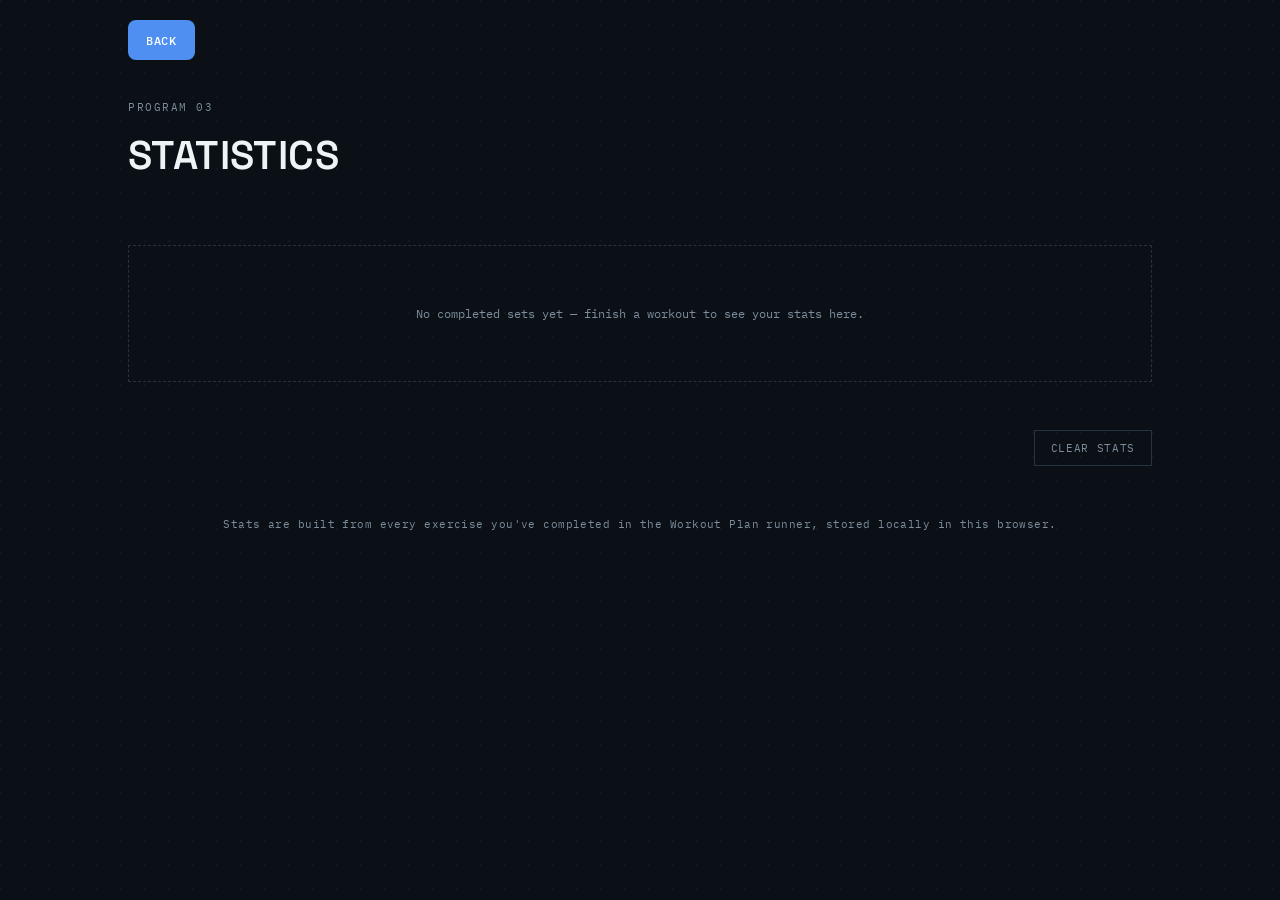
<file: html/stats.html>
<!DOCTYPE html>
<html lang="en">
<head>
<meta charset="UTF-8">
<meta name="viewport" content="width=device-width, initial-scale=1.0">
<title>Statistics — STACK</title>
<!-- Assumes this file lives in /html alongside visualizer.html and
     workout.html, with css/ and js/ still at the project root —
     adjust these three paths if your actual layout differs. -->
<link rel="stylesheet" href="../css/styles.css">
<link rel="icon" href="../icon.ico" type="image/x-icon">
<style>

  .title-row { padding-top: var(--space-md); padding-bottom: var(--space-lg); }
  .title-row .eyebrow { margin-bottom: var(--space-sm); }
  .title-row h1 {
    font-family: var(--font-display);
    font-weight: 600;
    text-transform: uppercase;
    font-size: clamp(28px, 5vw, 40px);
    letter-spacing: 0.01em;
    margin: 0;
  }

  .summary-row {
    display: flex;
    flex-wrap: wrap;
    gap: 12px;
    margin-bottom: 28px;
  }

  .summary-chip {
    font-family: var(--font-mono);
    font-size: 12px;
    color: var(--chalk-dim);
    background: var(--panel);
    border: 1px solid var(--steel);
    padding: 10px 16px;
  }
  .summary-chip strong { color: var(--chalk); font-weight: 700; }

  .stats-grid {
    display: grid;
    grid-template-columns: repeat(auto-fill, minmax(260px, 1fr));
    gap: 16px;
    padding-bottom: 24px;
  }

  .stat-card {
    background: var(--panel);
    border: 1px solid var(--steel);
    padding: 22px;
  }

  .stat-card-header {
    display: flex;
    align-items: center;
    gap: 10px;
    margin-bottom: 18px;
  }

  .stat-dot {
    width: 10px;
    height: 10px;
    border-radius: 50%;
    flex: none;
  }

  .stat-card-name {
    font-family: var(--font-display);
    font-weight: 600;
    font-size: 18px;
    text-transform: uppercase;
    letter-spacing: 0.02em;
  }

  .stat-row {
    display: flex;
    justify-content: space-between;
    align-items: baseline;
    padding: 11px 0;
    border-top: 1px solid var(--steel);
    font-family: var(--font-mono);
    font-size: 12px;
  }
  .stat-row span:first-child {
    color: var(--chalk-dim);
    text-transform: uppercase;
    letter-spacing: 0.08em;
  }
  .stat-row span:last-child {
    color: var(--chalk);
    font-weight: 700;
    font-size: 14px;
  }

  .empty-state {
    font-family: var(--font-mono);
    font-size: 12px;
    color: var(--chalk-dim);
    text-align: center;
    padding: 60px 20px;
    border: 1px dashed var(--steel);
    margin-bottom: 24px;
  }

  .page-actions {
    display: flex;
    justify-content: flex-end;
    padding-bottom: 40px;
  }

  .clear-btn {
    font-family: var(--font-mono);
    font-size: 11px;
    letter-spacing: 0.06em;
    text-transform: uppercase;
    color: var(--chalk-dim);
    background: transparent;
    border: 1px solid var(--steel);
    padding: 10px 16px;
    transition: all 0.15s ease;
  }
  .clear-btn:hover { border-color: var(--red); color: var(--red); }

  .footnote {
    font-family: var(--font-mono);
    font-size: 11px;
    color: var(--chalk-dim);
    text-align: center;
    padding: 0 20px 50px;
    letter-spacing: 0.04em;
  }

</style>
</head>
<body>

  <div class="wrap page-header">
    <a href="../index.html" class="back">BACK</a>
  </div>

  <div class="wrap title-row">
    <div class="eyebrow">PROGRAM 03</div>
    <h1>Statistics</h1>
  </div>

  <div class="wrap" id="statsWrap">
    <div class="summary-row" id="summaryRow"></div>
    <p class="empty-state" id="emptyState" hidden>No completed sets yet — finish a workout to see your stats here.</p>
    <div class="stats-grid" id="statsGrid"></div>
    <div class="page-actions">
      <button type="button" class="clear-btn" id="clearStatsBtn">Clear Stats</button>
    </div>
  </div>

  <p class="footnote">Stats are built from every exercise you've completed in the Workout Plan runner, stored locally in this browser.</p>

<script src="../js/stats.js"></script>
</body>
</html>
</file>
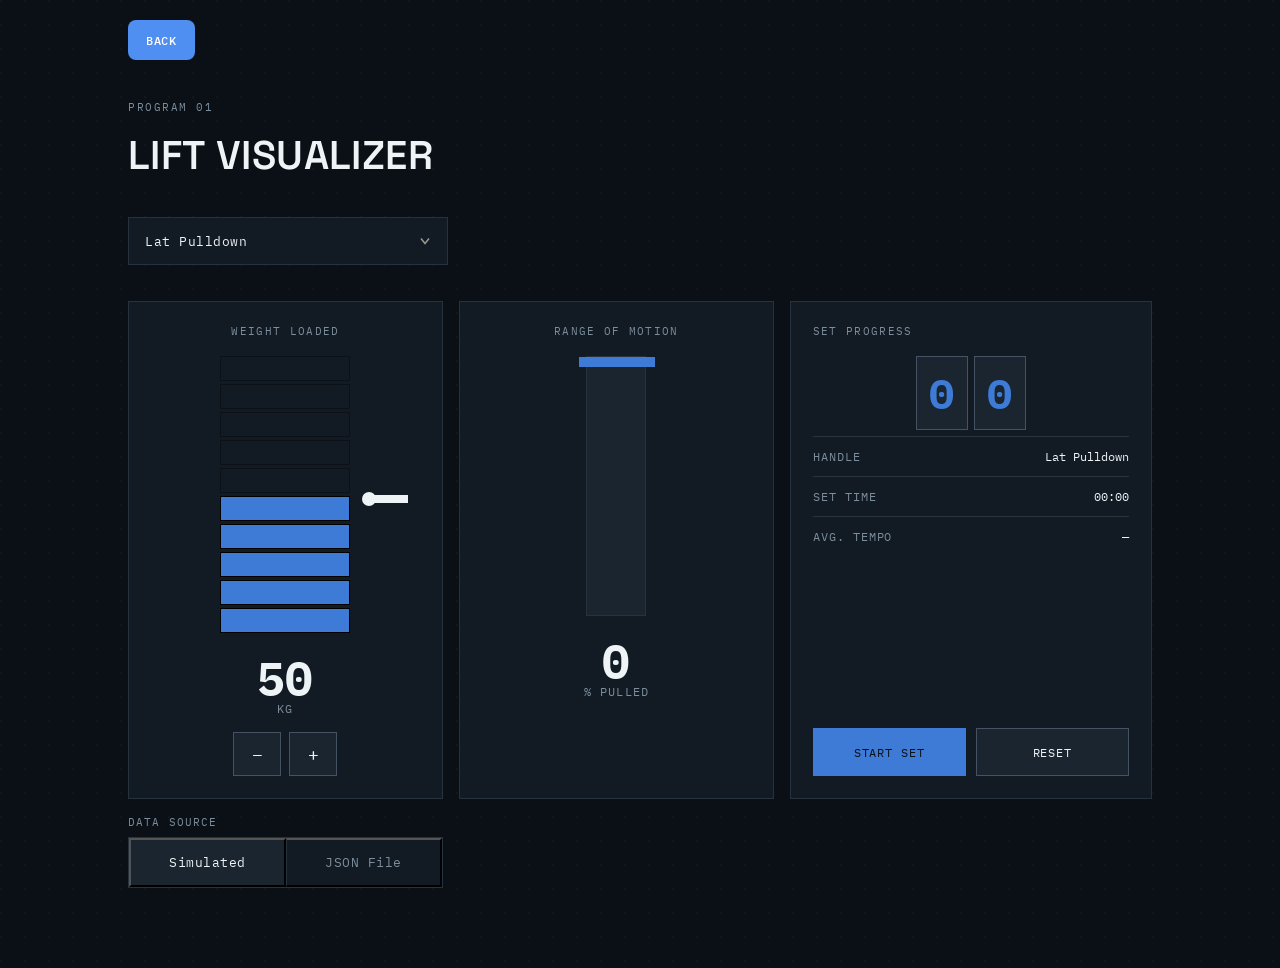
<file: html/visualizer.html>
<!DOCTYPE html>
<html lang="en">
<head>
<meta charset="UTF-8">
<meta name="viewport" content="width=device-width, initial-scale=1.0">
<title>Lift Visualizer — STACK</title>
<link rel="stylesheet" href="../css/styles.css">
<link rel="icon" href="../icon.ico" type="image/x-icon">
<style>

  .title-row { padding-top: var(--space-md); padding-bottom: var(--space-lg); }

  .title-row .eyebrow { margin-bottom: var(--space-sm); }

  .title-row h1 {
    font-family: var(--font-display);
    font-weight: 600;
    text-transform: uppercase;
    font-size: clamp(28px, 5vw, 40px);
    letter-spacing: 0.01em;
    margin: 0;
  }

  /* handle selector — a single dropdown instead of a row of buttons */
  .handles {
    padding-bottom: var(--space-lg);
  }

  .select-label {
    display: block;
    font-family: var(--font-mono);
    font-size: 11px;
    letter-spacing: 0.1em;
    text-transform: uppercase;
    color: var(--chalk-dim);
    margin-bottom: 8px;
  }

  .handle-select {
    display: block;
    width: 100%;
    max-width: 320px;
    font-family: var(--font-mono);
    font-size: 13px;
    letter-spacing: 0.04em;
    color: var(--chalk);
    background: var(--panel)
      url("data:image/svg+xml,%3Csvg xmlns='http://www.w3.org/2000/svg' viewBox='0 0 20 20' fill='none' stroke='%2399968d' stroke-width='2'%3E%3Cpath d='M5 7l5 6 5-6'/%3E%3C/svg%3E")
      no-repeat right 14px center;
    background-size: 16px;
    border: 1px solid var(--steel);
    padding: 14px 40px 14px 16px;
    min-height: 48px;
    appearance: none;
    -webkit-appearance: none;
    transition: border-color 0.15s ease;
  }

  .handle-select:hover,
  .handle-select:focus-visible {
    border-color: var(--accent);
  }

  .handle-select option {
    background: var(--panel);
    color: var(--chalk);
  }

  /* main grid */
  .board {
    display: grid;
    grid-template-columns: 1fr 1fr 1.15fr;
    gap: 16px;
    padding-bottom: 20px;
  }

  @media (max-width: 900px) and (min-width: 641px) {
    .board { grid-template-columns: 1fr 1fr; }
    .reps-panel { grid-column: 1 / 3; }
  }

  @media (max-width: 640px) {
    /* replaced below by the full cockpit-mode block */
  }

  .panel {
    background: var(--panel);
    border: 1px solid var(--steel);
    padding: 22px;
    display: flex;
    flex-direction: column;
  }

  /* (mobile panel padding now handled in the cockpit-mode block below) */

  .panel-label {
    font-family: var(--font-mono);
    font-size: 11px;
    letter-spacing: 0.12em;
    text-transform: uppercase;
    color: var(--chalk-dim);
    margin-bottom: 18px;
  }

  /* ---- weight stack ---- */
  .stack-panel { align-items: center; }

  .stack-area {
    position: relative;
    display: flex;
    align-items: center;
    gap: 18px;
    width: 100%;
    justify-content: center;
  }

  .plates {
    display: flex;
    flex-direction: column-reverse;
    gap: 3px;
    width: clamp(96px, 30vw, 130px);
    flex: none;
  }

  .plate {
    height: clamp(18px, 4.5vw, 25px);
    border: 1px solid #000;
    opacity: 0.35;
    transition: background 0.25s ease, opacity 0.25s ease;
  }

  .plate.on { background: var(--accent); opacity: 1; }

  .pin {
    position: absolute;
    width: 40px;
    height: 8px;
    background: var(--chalk);
    transition: top 0.25s ease, left 0.2s ease;
  }
  .pin::after {
    content: "";
    position: absolute;
    left: -6px;
    top: -3px;
    width: 14px;
    height: 14px;
    border-radius: 50%;
    background: var(--chalk);
  }

  .weight-readout { margin-top: 22px; text-align: center; }

  .weight-num {
    font-family: var(--font-mono);
    font-weight: 700;
    font-size: clamp(34px, 8vw, 46px);
    color: var(--chalk);
    line-height: 1;
  }

  .weight-unit {
    font-family: var(--font-mono);
    font-size: 12px;
    color: var(--chalk-dim);
    letter-spacing: 0.1em;
  }

  .stepper { display: flex; gap: 8px; margin-top: 16px; }

  .step-btn {
    width: 48px;
    height: 44px;
    background: var(--panel-2);
    border: 1px solid var(--steel-2);
    color: var(--chalk);
    font-family: var(--font-mono);
    font-size: 18px;
    transition: border-color 0.15s ease;
    -webkit-tap-highlight-color: transparent;
  }
  .step-btn:hover { border-color: var(--accent); color: var(--accent); }

  /* ---- ROM track ---- */
  .rom-panel { align-items: center; }

  .track-area {
    position: relative;
    width: 60px;
    height: clamp(180px, 34vh, 260px);
    background: var(--panel-2);
    border: 1px solid var(--steel);
  }

  .fill {
    position: absolute;
    bottom: 0;
    left: 0;
    width: 100%;
    background: linear-gradient(180deg, var(--accent), transparent);
    opacity: 0.25;
    transition: height 0.03s linear;
  }

  .carriage {
    position: absolute;
    left: -8px;
    width: 76px;
    height: 10px;
    background: var(--accent);
    transition: bottom 0.03s linear;
  }

  .rom-readout { margin-top: 22px; text-align: center; }

  .rom-num {
    font-family: var(--font-mono);
    font-weight: 700;
    font-size: clamp(34px, 8vw, 46px);
    color: var(--chalk);
    line-height: 1;
  }

  /* ---- reps / session ---- */
  .odometer {
    display: flex;
    justify-content: center;
    gap: 6px;
    margin-bottom: 6px;
  }

  .digit {
    width: clamp(44px, 14vw, 52px);
    height: clamp(62px, 20vw, 74px);
    background: var(--panel-2);
    border: 1px solid var(--steel-2);
    display: flex;
    align-items: center;
    justify-content: center;
    font-family: var(--font-mono);
    font-weight: 700;
    font-size: clamp(32px, 9vw, 42px);
    color: var(--accent);
  }

  .digit.bump { animation: bump 0.28s ease; }
  @keyframes bump {
    0% { transform: translateY(0); }
    35% { transform: translateY(-6px); }
    100% { transform: translateY(0); }
  }

  .reps-caption {
    text-align: center;
    font-family: var(--font-mono);
    font-size: 11px;
    letter-spacing: 0.12em;
    text-transform: uppercase;
    color: var(--chalk-dim);
    margin-bottom: 26px;
  }

  .session-row {
    display: flex;
    justify-content: space-between;
    padding: 12px 0;
    border-top: 1px solid var(--steel);
    font-family: var(--font-mono);
    font-size: 12px;
  }
  .session-row span:first-child { color: var(--chalk-dim); text-transform: uppercase; letter-spacing: 0.08em; }

  .controls { display: flex; gap: 10px; margin-top: auto; padding-top: 22px; }

  .ctrl-btn {
    flex: 1;
    padding: 15px 0;
    min-height: 48px;
    background: var(--panel-2);
    border: 1px solid var(--steel-2);
    color: var(--chalk);
    font-family: var(--font-mono);
    font-size: 12px;
    letter-spacing: 0.08em;
    text-transform: uppercase;
    transition: all 0.15s ease;
    -webkit-tap-highlight-color: transparent;
  }

  .ctrl-btn.primary { border-color: var(--accent); color: var(--bg); background: var(--accent); }
  .ctrl-btn:hover { filter: brightness(1.12); }

  .ctrl-btn:disabled,
  .step-btn:disabled {
    opacity: 0.35;
    cursor: not-allowed;
    filter: none;
  }

  .footnote {
    font-family: var(--font-mono);
    font-size: 11px;
    color: var(--chalk-dim);
    text-align: center;
    padding: 30px 20px 50px;
    letter-spacing: 0.04em;
  }

  /* ---- data source toggle ---- */
  /* Deliberately mirrors .handle-select: same width, border, background,
     and height — this reads as "another bar like the one above it"
     instead of a separate floating control. */
  .data-source {
    padding-bottom: var(--space-lg);
  }

  .mode-toggle {
    display: flex;
    width: 100%;
    max-width: 320px;
    border: 1px solid var(--steel);
    background: var(--panel);
    min-height: 48px;
  }

  .mode-btn {
    flex: 1;
    font-family: var(--font-mono);
    font-size: 13px;
    letter-spacing: 0.04em;
    text-transform: none;
    color: var(--chalk-dim);
    padding: 14px 16px;
    background: transparent;
    transition: all 0.15s ease;
    -webkit-tap-highlight-color: transparent;
  }

  .mode-btn + .mode-btn { border-left: 1px solid var(--steel); }

  .mode-btn.active {
    background: var(--panel-2);
    color: var(--chalk);
  }

  .mode-btn:hover:not(.active) { color: var(--chalk); border-color: var(--accent); }

  .data-source-note {
    font-family: var(--font-mono);
    font-size: 11px;
    color: var(--chalk-dim);
    margin: 10px 0 0;
    min-height: 14px;
  }

  .data-source-note.error { color: var(--red); }

  /* =========================================================
     COCKPIT MODE — phones/small tablets.
     Goal: everything visible with zero scrolling, since this
     screen gets watched mid-set. The whole page becomes a
     single fixed-height flex column; the board fills whatever
     space is left after the header/handles, and its three
     panels sit side-by-side (not stacked) so the layout stays
     short instead of tall.
     ========================================================= */
  @media (max-width: 640px) {
    html, body {
      height: 100vh;
      height: 100dvh;
      overflow: hidden;
    }

    body {
      display: flex;
      flex-direction: column;
    }

    /* body's children (.wrap elements) become flex items once body is a
       flex column. .wrap's own `margin: 0 auto` is meant for normal block
       centering, but on a flex item an auto cross-axis margin makes the
       browser shrink-wrap and CENTER it instead of stretching full width —
       this line cancels that so the header/handles/board stay left-aligned
       and full-width exactly like before. */
    body > .wrap {
      align-self: stretch;
      width: 100%;
      margin-left: 0;
      margin-right: 0;
    }

    .footnote { display: none; }

    /* the data-source toggle is dev/testing-only, not part of the
       in-workout view — collapse it down to a minimal single line so
       it doesn't eat into the no-scroll budget on phones */
    .data-source { padding-bottom: 10px; flex: none; min-width: 100px;}
    .data-source .select-label { display: none; }
    .mode-toggle { max-width: none; min-height: 38px; min-width: 300px; }
    .mode-btn { padding: 9px 12px; font-size: 12px; }
    .data-source-note { font-size: 9px; margin-top: 4px; }

    .page-header { padding-top: 18px; flex: none; }
    .page-header .back {
      margin-bottom: 8px;
      font-size: 11px;
      padding: 9px 16px;
      min-height: 38px;
    }
    .page-header .status-line { font-size: 9px; letter-spacing: 0.1em; }

    .title-row { padding-top: 8px; padding-bottom: 8px; flex: none; }
    .title-row .eyebrow { margin-bottom: 2px; font-size: 9px; }
    .title-row h1 { font-size: 19px; }

    .handles { flex: none; padding-bottom: 8px; }
    .select-label { font-size: 9px; margin-bottom: 4px; }
    .handle-select {
      max-width: none;
      font-size: 12px;
      padding: 10px 36px 10px 12px;
      min-height: 38px;
    }

    /* .board no longer grows to fill all remaining space — it sizes to
       its (now capped) content and stays centered in whatever room is
       left, so there's real whitespace instead of everything stretching
       edge to edge. */
    /* 2-column top row for weight + ROM (each now gets ~half the
       screen, so they can run bigger), with the reps panel spanning
       full width below — reps are what you actually glance at mid-set,
       so it gets the most horizontal room and the biggest numbers. */
    .board {
      flex: 0 1 auto;
      min-height: 0;
      grid-template-columns: 1fr 1fr;
      gap: 8px;
      padding-bottom: 2px;
      width: 100%;
      max-width: 480px;
      margin: 0 auto auto auto;
    }

    .reps-panel { grid-column: 1 / 3; }

    .panel {
      padding: 14px 10px;
      min-height: 0;
      overflow: hidden;
    }

    .panel-label {
      font-size: 8px;
      letter-spacing: 0.06em;
      margin-bottom: 8px;
      text-align: center;
    }

    /* weight stack — bigger now that this panel has ~half the width.
       The plate stack now FLEXES to fill whatever vertical space its
       panel actually has (capped at max-height so it doesn't get huge),
       rather than assuming a fixed height that could be taller than
       what's left once real fonts/line-heights are loaded — that
       mismatch was what caused the stepper buttons to get clipped. */
    .stack-area {
      gap: 12px;
      flex: 1 1 auto;
      min-height: 0;
      max-height: 220px;
      align-items: stretch;
    }
    .plates { width: clamp(50px, 22vw, 84px); gap: 3px; height: 100%; }
    .plate { flex: 1 1 0; min-height: 4px; height: auto;}
    .pin { width: 24px; height: 6px; }
    .pin::after { width: 11px; height: 11px; left: -5px; top: -2.5px; }
    .weight-readout { margin-top: 10px; flex: none; }
    .weight-num { font-size: clamp(20px, 5.5vh, 32px); }
    .weight-unit { font-size: 9px; }
    .stepper { margin-top: 10px; gap: 6px; flex: none; }
    .step-btn { width: 36px; height: 36px; font-size: 15px; flex: none; }

    /* ROM track — same flex-to-fit approach, capped instead of fixed */
    .track-area {
      width: clamp(26px, 9vw, 42px);
      flex: 1 1 auto;
      min-height: 0;
      max-height: 230px;
      height: auto;
    }
    .carriage { left: -7px; width: calc(100% + 14px); }
    .rom-readout { margin-top: 10px; flex: none; }
    .rom-num { font-size: clamp(20px, 5.5vh, 32px); }

    /* reps / session — laid out horizontally: big rep count on the
       left, session info + controls on the right, since the panel
       now spans the full width instead of a cramped third-column. */
    .reps-panel {
      display: grid;
      grid-template-columns: auto 1fr;
      grid-template-areas:
        "label   label"
        "odo     info"
        "caption info"
        "ctrl    ctrl";
      column-gap: 20px;
      align-items: center;
      padding: 16px 18px;
    }
    .reps-panel .panel-label { grid-area: label; text-align: left; margin-bottom: 8px; }
    .reps-panel .odometer { grid-area: odo; margin-bottom: 0; }
    .reps-panel .reps-caption { grid-area: caption; margin-bottom: 0; text-align: left; }
    .reps-panel .session-info { grid-area: info; }
    .reps-panel .session-row { padding: 4px 0; font-size: 11px; }
    .reps-panel .controls { grid-area: ctrl; margin-top: 14px; padding-top: 0; }

    /* the actual rep count is the focal number on this screen —
       noticeably bigger than the weight/ROM readouts */
    .digit {
      width: clamp(34px, 13vw, 52px);
      height: clamp(48px, 15vh, 68px);
      font-size: clamp(26px, 8vh, 40px);
    }
    .odometer { gap: 6px; }
    .reps-caption { font-size: 9px;}
    .ctrl-btn { padding: 10px 0; min-height: 38px; font-size: 10px; }
  }


</style>
</head>
<body>

  <div class="wrap page-header">
    <a href="../index.html" class="back">BACK</a>
  </div>

  <div class="wrap title-row">
    <div class="eyebrow">PROGRAM 01</div>
    <h1>Lift Visualizer</h1>
  </div>

  <div class="wrap handles">
    <label for="handleSelect"></label><select id="handleSelect" class="handle-select">
      <option value="Lat Pulldown" data-accent="#3e7bd6">Lat Pulldown</option>
      <option value="Seated Row" data-accent="#3e7bd6">Seated Row</option>
      <option value="Chest Press" data-accent="#d6452c">Chest Press</option>
      <option value="Leg Extension" data-accent="#47a56b">Leg Extension</option>
      <option value="Shoulder Press" data-accent="#dcb400">Shoulder Press</option>
    </select>
  </div>

  <div class="wrap board">

    <div class="panel stack-panel">
      <div class="panel-label">Weight Loaded</div>
      <div class="stack-area" id="stackArea">
        <div class="plates" id="plates"></div>
        <div class="pin" id="pin"></div>
      </div>
      <div class="weight-readout">
        <div class="weight-num" id="weightNum">50</div>
        <div class="weight-unit">KG</div>
      </div>
      <div class="stepper">
        <button class="step-btn" id="weightDown">&minus;</button>
        <button class="step-btn" id="weightUp">&plus;</button>
      </div>
    </div>

    <div class="panel rom-panel">
      <div class="panel-label">Range of Motion</div>
      <div class="track-area" id="track">
        <div class="fill" id="fill"></div>
        <div class="carriage" id="carriage"></div>
      </div>
      <div class="rom-readout">
        <div class="rom-num" id="romNum">0</div>
        <div class="weight-unit">% PULLED</div>
      </div>
    </div>

    <div class="panel reps-panel">
      <div class="panel-label">Set Progress</div>
      <div class="odometer">
        <div class="digit" id="digit1">0</div>
        <div class="digit" id="digit2">0</div>
      </div>

      <div class="session-info">
        <div class="session-row"><span>Handle</span><span id="handleLabel">Lat Pulldown</span></div>
        <div class="session-row"><span>Set time</span><span id="timeLabel">00:00</span></div>
        <div class="session-row"><span>Avg. tempo</span><span id="tempoLabel">2.4s / rep</span></div>
      </div>

      <div class="controls">
        <button class="ctrl-btn primary" id="startBtn">Start Set</button>
        <button class="ctrl-btn" id="resetBtn">Reset</button>
      </div>
    </div>

    <div class="data-source">
      <label class="select-label">Data Source</label>
      <div class="mode-toggle">
        <button type="button" id="modeSim" class="mode-btn active">Simulated</button>
        <button type="button" id="modeJson" class="mode-btn">JSON File</button>
      </div>
      <p class="data-source-note" id="dataSourceNote"></p>
    </div>


  </div>
<script src="../js/visualizer.js"></script>
</body>
</html>
</file>
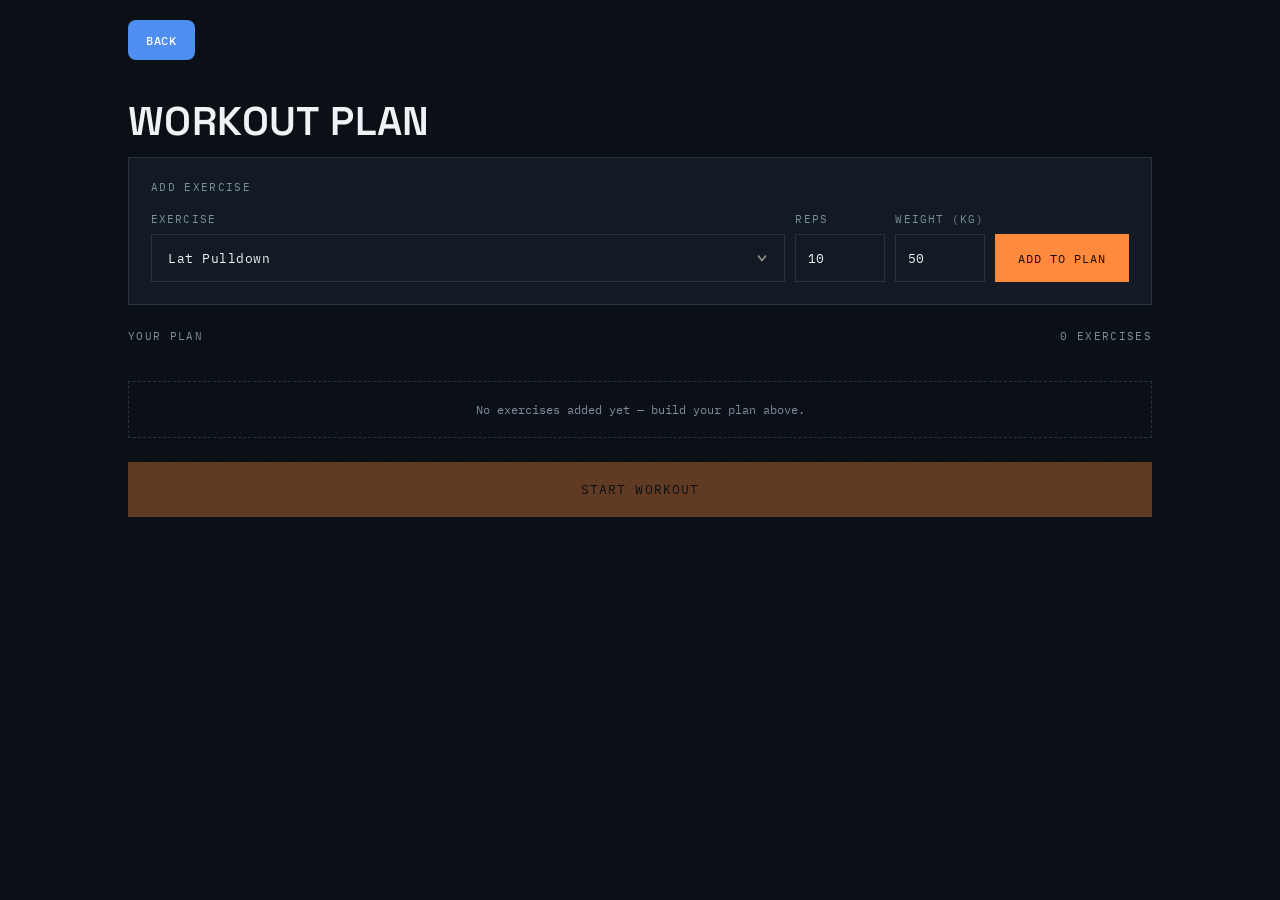
<file: html/workout.html>
<!DOCTYPE html>
<html lang="en">
<head>
<meta charset="UTF-8">
<meta name="viewport" content="width=device-width, initial-scale=1.0">
<title>Workout Plan — STACK</title>
<link rel="stylesheet" href="../css/styles.css">
<link rel="icon" href="../icon.ico" type="image/x-icon">
<style>

  .title-row { padding-top: var(--space-sm); padding-bottom: var(--space-xs); }
  .title-row .eyebrow { margin-bottom: var(--space-sm); }
  .title-row h1 {
    font-family: var(--font-display);
    font-weight: 600;
    text-transform: uppercase;
    font-size: clamp(28px, 5vw, 40px);
    letter-spacing: 0.01em;
    margin: 0;
  }

  /* ---------- shared bits reused from the visualizer ---------- */
  .select-label {
    display: block;
    font-family: var(--font-mono);
    font-size: 11px;
    letter-spacing: 0.1em;
    text-transform: uppercase;
    color: var(--chalk-dim);
    margin-bottom: 8px;
  }

  .handle-select {
    display: block;
    width: 100%;
    font-family: var(--font-mono);
    font-size: 13px;
    letter-spacing: 0.04em;
    color: var(--chalk);
    background: var(--panel)
      url("data:image/svg+xml,%3Csvg xmlns='http://www.w3.org/2000/svg' viewBox='0 0 20 20' fill='none' stroke='%2399968d' stroke-width='2'%3E%3Cpath d='M5 7l5 6 5-6'/%3E%3C/svg%3E")
      no-repeat right 14px center;
    background-size: 16px;
    border: 1px solid var(--steel);
    padding: 14px 40px 14px 16px;
    min-height: 48px;
    appearance: none;
    -webkit-appearance: none;
    transition: border-color 0.15s ease;
  }
  .handle-select:hover, .handle-select:focus-visible { border-color: var(--accent); }
  .handle-select option { background: var(--panel); color: var(--chalk); }

  .panel {
    background: var(--panel);
    border: 1px solid var(--steel);
    padding: 22px;
  }

  .panel-label {
    font-family: var(--font-mono);
    font-size: 11px;
    letter-spacing: 0.12em;
    text-transform: uppercase;
    color: var(--chalk-dim);
    margin-bottom: 18px;
  }

  .ctrl-btn {
    flex: 1;
    padding: 15px 0;
    min-height: 48px;
    background: var(--panel-2);
    border: 1px solid var(--steel-2);
    color: var(--chalk);
    font-family: var(--font-mono);
    font-size: 12px;
    letter-spacing: 0.08em;
    text-transform: uppercase;
    transition: all 0.15s ease;
    -webkit-tap-highlight-color: transparent;
  }
  .ctrl-btn.primary { border-color: var(--accent); color: var(--bg); background: var(--accent); }
  .ctrl-btn:hover { filter: brightness(1.12); }
  .ctrl-btn:disabled { opacity: 0.35; cursor: not-allowed; filter: none; }
  .step-btn:disabled { opacity: 0.3; cursor: not-allowed; }

  .weight-lock-note {
    font-family: var(--font-mono);
    font-size: 10px;
    letter-spacing: 0.08em;
    text-transform: uppercase;
    color: var(--chalk-dim);
    margin-top: 10px;
    text-align: center;
  }

  /* =========================================================
     PLANNER VIEW — build the list of exercises + rep targets
     ========================================================= */
  .planner-view { padding-bottom: 60px; }

  .builder-panel { margin-bottom: 24px; }

  .builder-row {
    display: grid;
    grid-template-columns: 1fr 90px 90px auto;
    gap: 10px;
    align-items: end;
  }

  @media (max-width: 700px) {
    .builder-row { grid-template-columns: 1fr 1fr; }
  }
  @media (max-width: 420px) {
    .builder-row { grid-template-columns: 1fr; }
  }

  .reps-field label {
    display: block;
    font-family: var(--font-mono);
    font-size: 11px;
    letter-spacing: 0.1em;
    text-transform: uppercase;
    color: var(--chalk-dim);
    margin-bottom: 8px;
  }

  .reps-input {
    width: 100%;
    font-family: var(--font-mono);
    font-size: 13px;
    color: var(--chalk);
    background: var(--panel);
    border: 1px solid var(--steel);
    padding: 14px 12px;
    min-height: 48px;
  }
  .reps-input:focus-visible { border-color: var(--accent); outline: none; }

  .add-btn { min-height: 48px; padding: 0 22px; white-space: nowrap; }

  .plan-list-label {
    display: flex;
    justify-content: space-between;
    align-items: baseline;
    margin-bottom: 14px;
  }

  .plan-list {
    list-style: none;
    margin: 0 0 24px;
    padding: 0;
    display: flex;
    flex-direction: column;
    gap: 8px;
  }

  .plan-item {
    display: flex;
    align-items: center;
    justify-content: space-between;
    background: var(--panel);
    border: 1px solid var(--steel);
    padding: 14px 16px;
  }

  .plan-item-dot {
    display: inline-block;
    width: 9px;
    height: 9px;
    border-radius: 50%;
    flex: none;
  }

  .plan-item-info {
    display: flex;
    align-items: center;
    gap: 14px;
  }

  .plan-item-num {
    font-family: var(--font-mono);
    font-size: 12px;
    color: var(--chalk-dim);
  }

  .plan-item-name {
    font-family: var(--font-display);
    font-weight: 500;
    font-size: 16px;
    text-transform: uppercase;
    letter-spacing: 0.02em;
  }

  .plan-item-reps {
    font-family: var(--font-mono);
    font-size: 12px;
    color: var(--chalk-dim);
  }

  .plan-item-remove {
    font-family: var(--font-mono);
    font-size: 16px;
    color: var(--chalk-dim);
    padding: 4px 10px;
    background: transparent;
    border: none;
  }
  .plan-item-remove:hover { color: var(--red); }

  .plan-empty {
    font-family: var(--font-mono);
    font-size: 12px;
    color: var(--chalk-dim);
    padding: 20px 0;
    text-align: center;
    border: 1px dashed var(--steel);
    margin: 0 0 24px;
  }

  .start-workout-btn { width: 100%; font-size: 13px; padding: 18px 0; }

  /* =========================================================
     RUNNER VIEW — same visual language as the Lift Visualizer
     ========================================================= */
  .runner-progress {
    display: flex;
    align-items: baseline;
    justify-content: space-between;
    flex-wrap: wrap;
    gap: 8px;
    padding-bottom: 22px;
  }

  .runner-progress-count {
    font-family: var(--font-mono);
    font-size: 11px;
    letter-spacing: 0.1em;
    text-transform: uppercase;
    color: var(--chalk-dim);
  }

  .runner-progress-name {
    font-family: var(--font-display);
    font-weight: 600;
    font-size: 22px;
    text-transform: uppercase;
  }

  .board {
    display: grid;
    grid-template-columns: 1fr 1fr 1.15fr;
    gap: 16px;
    padding-bottom: 20px;
  }

  @media (max-width: 900px) and (min-width: 641px) {
    .board { grid-template-columns: 1fr 1fr; }
    .reps-panel { grid-column: 1 / 3; }
  }

  .panel-flex { display: flex; flex-direction: column; }

  .stack-panel { align-items: center; }
  .stack-area {
    position: relative;
    display: flex;
    align-items: center;
    gap: 18px;
    width: 100%;
    justify-content: center;
  }
  .plates {
    display: flex;
    flex-direction: column-reverse;
    gap: 3px;
    width: clamp(96px, 30vw, 130px);
    flex: none;
  }
  .plate {
    height: clamp(18px, 4.5vw, 25px);
    border: 1px solid #000;
    opacity: 0.35;
    transition: background 0.25s ease, opacity 0.25s ease;
  }
  .plate.on { background: var(--accent); opacity: 1; }
  .pin {
    position: absolute;
    width: 40px;
    height: 8px;
    background: var(--chalk);
    transition: top 0.25s ease, left 0.2s ease;
  }
  .pin::after {
    content: "";
    position: absolute;
    left: -6px; top: -3px;
    width: 14px; height: 14px;
    border-radius: 50%;
    background: var(--chalk);
  }
  .weight-readout { margin-top: 22px; text-align: center; }
  .weight-num {
    font-family: var(--font-mono);
    font-weight: 700;
    font-size: clamp(34px, 8vw, 46px);
    color: var(--chalk);
    line-height: 1;
  }
  .weight-unit {
    font-family: var(--font-mono);
    font-size: 12px;
    color: var(--chalk-dim);
    letter-spacing: 0.1em;
  }
  .stepper { display: flex; gap: 8px; margin-top: 16px; }
  .step-btn {
    width: 48px; height: 44px;
    background: var(--panel-2);
    border: 1px solid var(--steel-2);
    color: var(--chalk);
    font-family: var(--font-mono);
    font-size: 18px;
    transition: border-color 0.15s ease;
    -webkit-tap-highlight-color: transparent;
  }
  .step-btn:hover { border-color: var(--accent); color: var(--accent); }

  .rom-panel { align-items: center; }
  .track-area {
    position: relative;
    width: 60px;
    height: clamp(180px, 34vh, 260px);
    background: var(--panel-2);
    border: 1px solid var(--steel);
  }
  .fill {
    position: absolute; bottom: 0; left: 0; width: 100%;
    background: linear-gradient(180deg, var(--accent), transparent);
    opacity: 0.25;
    transition: height 0.03s linear;
  }
  .carriage {
    position: absolute; left: -8px;
    width: 76px; height: 10px;
    background: var(--accent);
    transition: bottom 0.03s linear;
  }
  .rom-readout { margin-top: 22px; text-align: center; }
  .rom-num {
    font-family: var(--font-mono);
    font-weight: 700;
    font-size: clamp(34px, 8vw, 46px);
    color: var(--chalk);
    line-height: 1;
  }

  .odometer-row { display: flex; align-items: baseline; justify-content: center; gap: 10px; margin-bottom: 6px; }
  .odometer { display: flex; gap: 6px; }
  .digit {
    width: clamp(44px, 14vw, 52px);
    height: clamp(62px, 20vw, 74px);
    background: var(--panel-2);
    border: 1px solid var(--steel-2);
    display: flex;
    align-items: center;
    justify-content: center;
    font-family: var(--font-mono);
    font-weight: 700;
    font-size: clamp(32px, 9vw, 42px);
    color: var(--accent);
  }
  .digit.bump { animation: bump 0.28s ease; }
  @keyframes bump {
    0% { transform: translateY(0); }
    35% { transform: translateY(-6px); }
    100% { transform: translateY(0); }
  }
  .rep-divider {
    font-family: var(--font-mono);
    font-size: clamp(24px, 7vw, 32px);
    color: var(--chalk-dim);
  }
  .rep-target {
    font-family: var(--font-mono);
    font-weight: 700;
    font-size: clamp(28px, 8vw, 38px);
    color: var(--chalk-dim);
  }

  .reps-caption {
    text-align: center;
    font-family: var(--font-mono);
    font-size: 11px;
    letter-spacing: 0.12em;
    text-transform: uppercase;
    color: var(--chalk-dim);
    margin-bottom: 26px;
  }

  .session-row {
    display: flex;
    justify-content: space-between;
    padding: 12px 0;
    border-top: 1px solid var(--steel);
    font-family: var(--font-mono);
    font-size: 12px;
  }
  .session-row span:first-child { color: var(--chalk-dim); text-transform: uppercase; letter-spacing: 0.08em; }

  .controls { display: flex; gap: 10px; margin-top: auto; padding-top: 22px; }

  /* completion state — sits inside the reps panel once a target is hit */
  .completion-note {
    text-align: center;
    font-family: var(--font-mono);
    font-size: 12px;
    letter-spacing: 0.08em;
    text-transform: uppercase;
    color: var(--accent);
    padding: 14px 0;
    border-top: 1px solid var(--steel);
    margin-top: 14px;
  }

  .workout-done {
    text-align: center;
    padding: 60px 20px;
  }
  .workout-done h2 {
    font-family: var(--font-display);
    font-weight: 700;
    text-transform: uppercase;
    font-size: clamp(28px, 6vw, 44px);
    margin: 0 0 12px;
  }
  .workout-done p {
    font-family: var(--font-mono);
    font-size: 13px;
    color: var(--chalk-dim);
    margin: 0 0 28px;
  }
  .workout-done .ctrl-btn { display: inline-flex; align-items: center; justify-content: center; width: auto; padding: 16px 32px; }

  .footnote {
    font-family: var(--font-mono);
    font-size: 11px;
    color: var(--chalk-dim);
    text-align: center;
    padding: 30px 20px 50px;
    letter-spacing: 0.04em;
  }

  /* =========================================================
     COCKPIT MODE — same no-scroll approach as the visualizer,
     applied only to the runner view (the planner is a setup
     screen, not something watched mid-set, so it scrolls normally)
     ========================================================= */
  @media (max-width: 640px) {
    .runner-view.active ~ .footnote,
    .runner-view.active {
      /* only lock scrolling while the runner is the visible view */
    }

    body.runner-active {
      height: 100vh;
      height: 100dvh;
      overflow: hidden;
      display: flex;
      flex-direction: column;
    }

    body.runner-active > .wrap {
      align-self: stretch;
      width: 100%;
      margin-left: 0;
      margin-right: 0;
    }

    body.runner-active .footnote { display: none; }

    body.runner-active .page-header { padding-top: 18px; flex: none; }
    body.runner-active .title-row { display: none; }

    .runner-progress { flex: none; padding-bottom: 10px; }
    .runner-progress-name { font-size: 18px; }

    .board {
      flex: 0 1 auto;
      min-height: 0;
      grid-template-columns: 1fr 1fr;
      gap: 8px;
      padding-bottom: 2px;
      width: 100%;
      max-width: 480px;
      margin: 0 auto auto auto;
    }
    .reps-panel { grid-column: 1 / 3; }

    .panel { padding: 14px 10px; min-height: 0; overflow: hidden; }
    .panel-label { font-size: 8px; letter-spacing: 0.06em; margin-bottom: 8px; text-align: center; }

    .stack-area {
      gap: 12px;
      flex: 1 1 auto;
      min-height: 0;
      max-height: 220px;
      align-items: stretch;
    }
    .plates { width: clamp(50px, 22vw, 84px); gap: 3px; height: 100%; }
    .plate { flex: 1 1 0; min-height: 4px; height: auto; }
    .pin { width: 24px; height: 6px; }
    .pin::after { width: 11px; height: 11px; left: -5px; top: -2.5px; }
    .weight-readout { margin-top: 10px; flex: none; }
    .weight-num { font-size: clamp(20px, 5.5vh, 32px); }
    .weight-unit { font-size: 9px; }
    .stepper { margin-top: 10px; gap: 6px; flex: none; }
    .step-btn { width: 36px; height: 36px; font-size: 15px; flex: none; }

    .track-area {
      width: clamp(26px, 9vw, 42px);
      flex: 1 1 auto;
      min-height: 0;
      max-height: 230px;
      height: auto;
    }
    .carriage { left: -7px; width: calc(100% + 14px); }
    .rom-readout { margin-top: 10px; flex: none; }
    .rom-num { font-size: clamp(20px, 5.5vh, 32px); }

    .reps-panel {
      display: grid;
      grid-template-columns: auto 1fr;
      grid-template-areas:
        "label   label"
        "odo     info"
        "caption info"
        "ctrl    ctrl";
      column-gap: 20px;
      align-items: center;
      padding: 16px 18px;
    }
    .reps-panel .panel-label { grid-area: label; text-align: left; margin-bottom: 8px; }
    .reps-panel .odometer-row { grid-area: odo; margin-bottom: 0; }
    .reps-panel .reps-caption { grid-area: caption; margin-bottom: 0; text-align: left; }
    .reps-panel .session-info { grid-area: info; }
    .reps-panel .session-row { padding: 4px 0; font-size: 11px; }
    .reps-panel .controls { grid-area: ctrl; margin-top: 14px; padding-top: 0; }
    .reps-panel .completion-note { grid-area: ctrl; margin-top: 14px; }

    .digit {
      width: clamp(34px, 13vw, 52px);
      height: clamp(48px, 15vh, 68px);
      font-size: clamp(26px, 8vh, 40px);
    }
    .odometer { gap: 6px; }
    .rep-divider { font-size: 20px; }
    .rep-target { font-size: 24px; }
    .reps-caption { font-size: 9px; }
    .ctrl-btn { padding: 10px 0; min-height: 38px; font-size: 10px; }
  }

</style>
</head>
<body>

  <div class="wrap page-header">
    <a href="../index.html" class="back">BACK</a>
  </div>

  <div class="wrap title-row">
    <h1>Workout Plan</h1>
  </div>

  <!-- ================= PLANNER VIEW ================= -->
  <div class="wrap planner-view" id="plannerView">

    <div class="panel builder-panel">
      <div class="panel-label">Add Exercise</div>
      <div class="builder-row">
        <div>
          <label class="select-label" for="exerciseSelect">Exercise</label>
          <select id="exerciseSelect" class="handle-select">
            <option value="Lat Pulldown" data-accent="#3e7bd6">Lat Pulldown</option>
            <option value="Seated Row" data-accent="#3e7bd6">Seated Row</option>
            <option value="Chest Press" data-accent="#d6452c">Chest Press</option>
            <option value="Leg Extension" data-accent="#47a56b">Leg Extension</option>
            <option value="Shoulder Press" data-accent="#dcb400">Shoulder Press</option>
          </select>
        </div>
        <div class="reps-field">
          <label for="repsTargetInput">Reps</label>
          <input type="number" id="repsTargetInput" class="reps-input" min="1" max="99" value="10">
        </div>
        <div class="reps-field">
          <label for="weightInput">Weight (KG)</label>
          <input type="number" id="weightInput" class="reps-input" min="10" max="100" step="10" value="50">
        </div>
        <button type="button" id="addExerciseBtn" class="ctrl-btn primary add-btn">Add to Plan</button>
      </div>
    </div>

    <div class="plan-list-label">
      <div class="panel-label" style="margin-bottom:0;">Your Plan</div>
      <span class="panel-label" style="margin-bottom:0;" id="planCountLabel">0 exercises</span>
    </div>

    <ul class="plan-list" id="planList"></ul>
    <p class="plan-empty" id="planEmptyNote">No exercises added yet — build your plan above.</p>

    <button type="button" id="startWorkoutBtn" class="ctrl-btn primary start-workout-btn" disabled>Start Workout</button>
  </div>

  <!-- ================= RUNNER VIEW ================= -->
  <div class="wrap runner-view" id="runnerView" hidden>

    <div class="runner-progress">
      <span class="runner-progress-count" id="runnerProgressCount">Exercise 1 of 1</span>
      <span class="runner-progress-name" id="runnerExerciseName">Lat Pulldown</span>
    </div>

    <div class="board" id="runnerBoard">

      <div class="panel panel-flex stack-panel">
        <div class="panel-label">Weight Loaded</div>
        <div class="stack-area" id="stackArea">
          <div class="plates" id="plates"></div>
          <div class="pin" id="pin"></div>
        </div>
        <div class="weight-readout">
          <div class="weight-num" id="weightNum">50</div>
          <div class="weight-unit">KG</div>
        </div>
        <div class="stepper">
          <button class="step-btn" id="weightDown">&minus;</button>
          <button class="step-btn" id="weightUp">&plus;</button>
        </div>
        <p class="weight-lock-note" id="weightLockNote" hidden>Locked for this exercise</p>
      </div>

      <div class="panel panel-flex rom-panel">
        <div class="panel-label">Range of Motion</div>
        <div class="track-area" id="track">
          <div class="fill" id="fill"></div>
          <div class="carriage" id="carriage"></div>
        </div>
        <div class="rom-readout">
          <div class="rom-num" id="romNum">0</div>
          <div class="weight-unit">% PULLED</div>
        </div>
      </div>

      <div class="panel panel-flex reps-panel">
        <div class="panel-label">Set Progress</div>
        <div class="odometer-row">
          <div class="odometer">
            <div class="digit" id="digit1">0</div>
            <div class="digit" id="digit2">0</div>
          </div>
          <span class="rep-divider">/</span>
          <span class="rep-target" id="repsTargetNum">10</span>
        </div>
        <div class="reps-caption">Reps completed</div>

        <div class="session-info">
          <div class="session-row"><span>Set time</span><span id="timeLabel">00:00</span></div>
          <div class="session-row"><span>Avg. tempo</span><span id="tempoLabel">&mdash;</span></div>
        </div>

        <div class="controls" id="runnerControls">
          <button class="ctrl-btn primary" id="startBtn">Start Exercise</button>
        </div>

        <p class="completion-note" id="completionNote" hidden>Exercise complete — loading next</p>
      </div>

    </div>

  </div>

  <!-- ================= WORKOUT COMPLETE ================= -->
  <div class="wrap workout-done" id="workoutDoneView" hidden>
    <h2>Workout Complete</h2>
    <p>Nice work — every exercise in the plan is done.</p>
    <button type="button" id="backToPlannerBtn" class="ctrl-btn primary">Build a New Plan</button>
  </div>

<script src="../js/workout.js"></script>
</body>
</html>
</file>
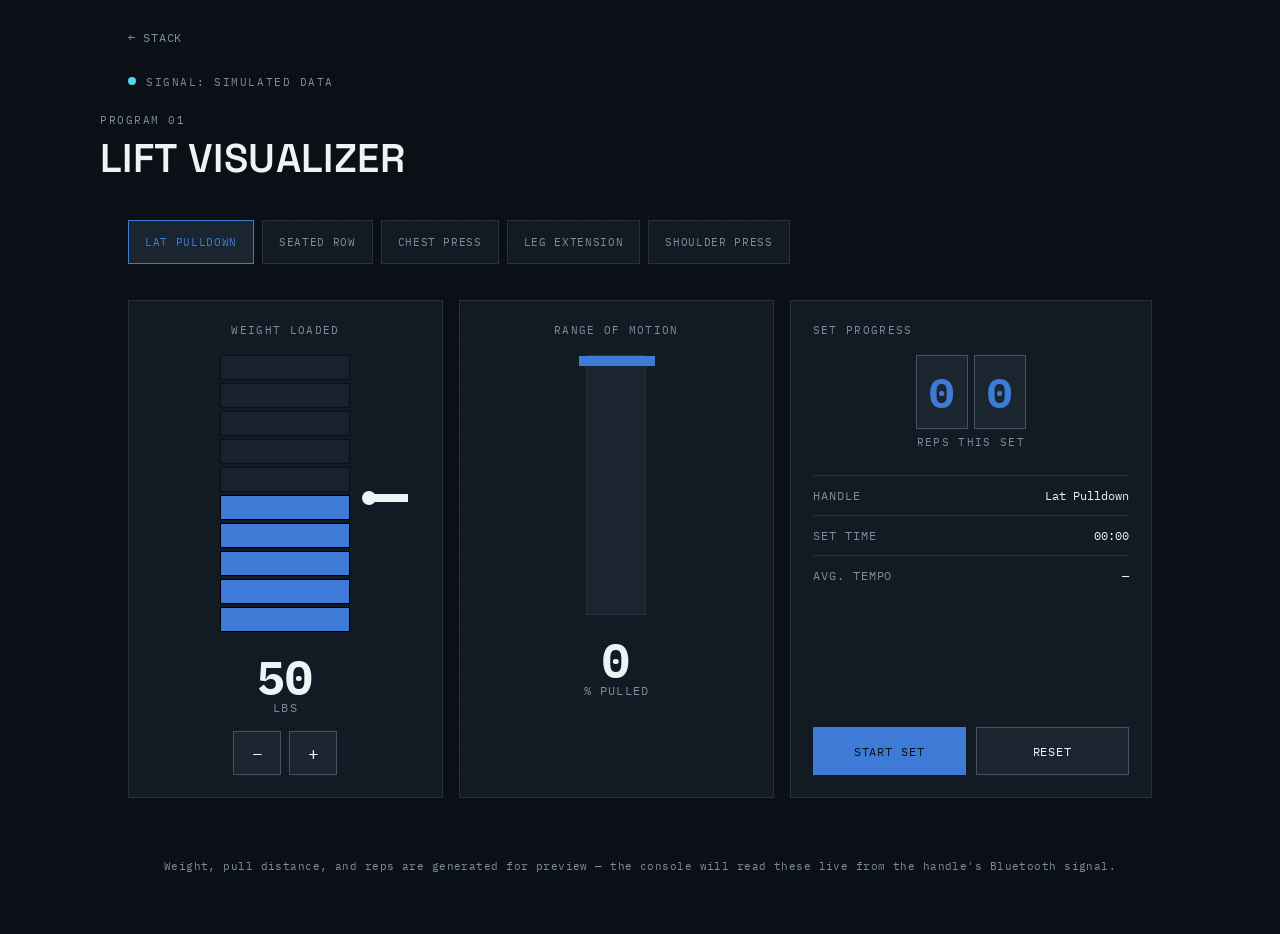
<file: main/visualizer.html>
<!DOCTYPE html>
<html lang="en">
<head>
<meta charset="UTF-8">
<meta name="viewport" content="width=device-width, initial-scale=1.0">
<title>Lift Visualizer — STACK</title>
<link rel="stylesheet" href="styles.css">
<style>

  .title-row { padding: var(--space-md) 0 var(--space-lg); }

  .title-row .eyebrow { margin-bottom: 6px; }

  .title-row h1 {
    font-family: var(--font-display);
    font-weight: 600;
    text-transform: uppercase;
    font-size: clamp(28px, 5vw, 40px);
    letter-spacing: 0.01em;
    margin: 0;
  }

  /* handle selector */
  .handles {
    display: flex;
    gap: 8px;
    flex-wrap: wrap;
    padding-bottom: var(--space-lg);
  }

  .handle-chip {
    font-family: var(--font-mono);
    font-size: 11px;
    letter-spacing: 0.06em;
    text-transform: uppercase;
    padding: 12px 16px;
    min-height: 44px;
    background: var(--panel);
    border: 1px solid var(--steel);
    color: var(--chalk-dim);
    transition: all 0.15s ease;
    -webkit-tap-highlight-color: transparent;
  }

  .handle-chip:hover { border-color: var(--steel-2); color: var(--chalk); }

  .handle-chip.selected {
    border-color: var(--accent);
    color: var(--accent);
    background: var(--panel-2);
  }

  /* main grid */
  .board {
    display: grid;
    grid-template-columns: 1fr 1fr 1.15fr;
    gap: 16px;
    padding-bottom: 20px;
  }

  @media (max-width: 900px) and (min-width: 641px) {
    .board { grid-template-columns: 1fr 1fr; }
    .reps-panel { grid-column: 1 / 3; }
  }

  @media (max-width: 640px) {
    .board { grid-template-columns: 1fr; gap: 12px; }
  }

  .panel {
    background: var(--panel);
    border: 1px solid var(--steel);
    padding: 22px;
    display: flex;
    flex-direction: column;
  }

  @media (max-width: 640px) {
    .panel { padding: 18px 16px; }
  }

  .panel-label {
    font-family: var(--font-mono);
    font-size: 11px;
    letter-spacing: 0.12em;
    text-transform: uppercase;
    color: var(--chalk-dim);
    margin-bottom: 18px;
  }

  /* ---- weight stack ---- */
  .stack-panel { align-items: center; }

  .stack-area {
    position: relative;
    display: flex;
    align-items: center;
    gap: 18px;
    width: 100%;
    justify-content: center;
  }

  .plates {
    display: flex;
    flex-direction: column-reverse;
    gap: 3px;
    width: clamp(96px, 30vw, 130px);
    flex: none;
  }

  .plate {
    height: clamp(18px, 4.5vw, 25px);
    background: var(--steel);
    border: 1px solid #000;
    opacity: 0.35;
    transition: background 0.25s ease, opacity 0.25s ease;
  }

  .plate.on { background: var(--accent); opacity: 1; }

  .pin {
    position: absolute;
    width: 40px;
    height: 8px;
    background: var(--chalk);
    transition: top 0.25s ease, left 0.2s ease;
  }
  .pin::after {
    content: "";
    position: absolute;
    left: -6px;
    top: -3px;
    width: 14px;
    height: 14px;
    border-radius: 50%;
    background: var(--chalk);
  }

  .weight-readout { margin-top: 22px; text-align: center; }

  .weight-num {
    font-family: var(--font-mono);
    font-weight: 700;
    font-size: clamp(34px, 8vw, 46px);
    color: var(--chalk);
    line-height: 1;
  }

  .weight-unit {
    font-family: var(--font-mono);
    font-size: 12px;
    color: var(--chalk-dim);
    letter-spacing: 0.1em;
  }

  .stepper { display: flex; gap: 8px; margin-top: 16px; }

  .step-btn {
    width: 48px;
    height: 44px;
    background: var(--panel-2);
    border: 1px solid var(--steel-2);
    color: var(--chalk);
    font-family: var(--font-mono);
    font-size: 18px;
    transition: border-color 0.15s ease;
    -webkit-tap-highlight-color: transparent;
  }
  .step-btn:hover { border-color: var(--accent); color: var(--accent); }

  /* ---- ROM track ---- */
  .rom-panel { align-items: center; }

  .track-area {
    position: relative;
    width: 60px;
    height: clamp(180px, 34vh, 260px);
    background: var(--panel-2);
    border: 1px solid var(--steel);
  }

  .fill {
    position: absolute;
    bottom: 0;
    left: 0;
    width: 100%;
    background: linear-gradient(180deg, var(--accent), transparent);
    opacity: 0.25;
    transition: height 0.03s linear;
  }

  .carriage {
    position: absolute;
    left: -8px;
    width: 76px;
    height: 10px;
    background: var(--accent);
    transition: bottom 0.03s linear;
  }

  .rom-readout { margin-top: 22px; text-align: center; }

  .rom-num {
    font-family: var(--font-mono);
    font-weight: 700;
    font-size: clamp(34px, 8vw, 46px);
    color: var(--chalk);
    line-height: 1;
  }

  /* ---- reps / session ---- */
  .odometer {
    display: flex;
    justify-content: center;
    gap: 6px;
    margin-bottom: 6px;
  }

  .digit {
    width: clamp(44px, 14vw, 52px);
    height: clamp(62px, 20vw, 74px);
    background: var(--panel-2);
    border: 1px solid var(--steel-2);
    display: flex;
    align-items: center;
    justify-content: center;
    font-family: var(--font-mono);
    font-weight: 700;
    font-size: clamp(32px, 9vw, 42px);
    color: var(--accent);
  }

  .digit.bump { animation: bump 0.28s ease; }
  @keyframes bump {
    0% { transform: translateY(0); }
    35% { transform: translateY(-6px); }
    100% { transform: translateY(0); }
  }

  .reps-caption {
    text-align: center;
    font-family: var(--font-mono);
    font-size: 11px;
    letter-spacing: 0.12em;
    text-transform: uppercase;
    color: var(--chalk-dim);
    margin-bottom: 26px;
  }

  .session-row {
    display: flex;
    justify-content: space-between;
    padding: 12px 0;
    border-top: 1px solid var(--steel);
    font-family: var(--font-mono);
    font-size: 12px;
  }
  .session-row span:first-child { color: var(--chalk-dim); text-transform: uppercase; letter-spacing: 0.08em; }

  .controls { display: flex; gap: 10px; margin-top: auto; padding-top: 22px; }

  .ctrl-btn {
    flex: 1;
    padding: 15px 0;
    min-height: 48px;
    background: var(--panel-2);
    border: 1px solid var(--steel-2);
    color: var(--chalk);
    font-family: var(--font-mono);
    font-size: 12px;
    letter-spacing: 0.08em;
    text-transform: uppercase;
    transition: all 0.15s ease;
    -webkit-tap-highlight-color: transparent;
  }

  .ctrl-btn.primary { border-color: var(--accent); color: var(--bg); background: var(--accent); }
  .ctrl-btn:hover { filter: brightness(1.12); }

  .footnote {
    font-family: var(--font-mono);
    font-size: 11px;
    color: var(--chalk-dim);
    text-align: center;
    padding: 30px 0 50px;
    letter-spacing: 0.04em;
  }

</style>
</head>
<body>

  <div class="wrap page-header">
    <a href="../index.html" class="back">&larr; STACK</a>
    <div class="status-line"><span class="status-dot"></span>SIGNAL: SIMULATED DATA</div>
  </div>

  <div class="wrap title-row">
    <div class="eyebrow">PROGRAM 01</div>
    <h1>Lift Visualizer</h1>
  </div>

  <div class="wrap handles" id="handles">
    <button class="handle-chip" data-handle="Lat Pulldown" data-accent="#3e7bd6">Lat Pulldown</button>
    <button class="handle-chip" data-handle="Seated Row" data-accent="#3e7bd6">Seated Row</button>
    <button class="handle-chip" data-handle="Chest Press" data-accent="#d6452c">Chest Press</button>
    <button class="handle-chip" data-handle="Leg Extension" data-accent="#47a56b">Leg Extension</button>
    <button class="handle-chip" data-handle="Shoulder Press" data-accent="#dcb400">Shoulder Press</button>
  </div>

  <div class="wrap board">

    <div class="panel stack-panel">
      <div class="panel-label">Weight Loaded</div>
      <div class="stack-area" id="stackArea">
        <div class="plates" id="plates"></div>
        <div class="pin" id="pin"></div>
      </div>
      <div class="weight-readout">
        <div class="weight-num" id="weightNum">50</div>
        <div class="weight-unit">LBS</div>
      </div>
      <div class="stepper">
        <button class="step-btn" id="weightDown">&minus;</button>
        <button class="step-btn" id="weightUp">&plus;</button>
      </div>
    </div>

    <div class="panel rom-panel">
      <div class="panel-label">Range of Motion</div>
      <div class="track-area" id="track">
        <div class="fill" id="fill"></div>
        <div class="carriage" id="carriage"></div>
      </div>
      <div class="rom-readout">
        <div class="rom-num" id="romNum">0</div>
        <div class="weight-unit">% PULLED</div>
      </div>
    </div>

    <div class="panel reps-panel">
      <div class="panel-label">Set Progress</div>
      <div class="odometer">
        <div class="digit" id="digit1">0</div>
        <div class="digit" id="digit2">0</div>
      </div>
      <div class="reps-caption">Reps this set</div>

      <div class="session-row"><span>Handle</span><span id="handleLabel">Lat Pulldown</span></div>
      <div class="session-row"><span>Set time</span><span id="timeLabel">00:00</span></div>
      <div class="session-row"><span>Avg. tempo</span><span id="tempoLabel">2.4s / rep</span></div>

      <div class="controls">
        <button class="ctrl-btn primary" id="startBtn">Start Set</button>
        <button class="ctrl-btn" id="resetBtn">Reset</button>
      </div>
    </div>

  </div>

  <p class="footnote">Weight, pull distance, and reps are generated for preview — the console will read these live from the handle's Bluetooth signal.</p>

<script src="visualizer.js"></script>
</body>
</html>
</file>
<file: css/styles.css>
@import url('https://fonts.googleapis.com/css2?family=Space+Grotesk:wght@400;500;600;700&family=Inter:wght@400;500;600&family=IBM+Plex+Mono:wght@400;500;600;700&display=swap');

:root {
  /* deep navy control-room palette, swapped from the old graphite/lime set */
  --bg: #0b1016;
  --panel: #121a23;
  --panel-2: #1a2530;
  --steel: #26333f;
  --steel-2: #445264;
  --chalk: #eef3f6;
  --chalk-dim: #7c8d9c;

  --accent: #ff8a3d;   /* amber — replaces lime as the primary accent */
  --cyan: #4fd8ea;     /* used for the live-signal indicator */
  --red: #e5533d;
  --blue: #4f8ff2;
  --yellow: #f2c14f;
  --green: #4fbf85;

  --font-display: 'Space Grotesk', sans-serif;
  --font-body: 'Inter', sans-serif;
  --font-mono: 'IBM Plex Mono', monospace;

  /* spacing scale — a little roomier across the board than before */
  --space-xs: 10px;
  --space-sm: 16px;
  --space-md: 20px;
  --space-lg: 36px;
  --space-xl: 56px;
}

* { box-sizing: border-box; }

html, body {
  margin: 0;
  padding: 0;
  background: var(--bg);
  color: var(--chalk);
  font-family: var(--font-body);
  -webkit-font-smoothing: antialiased;
  overflow-x: hidden;
  width: 100%;
}

body {
  background-image: radial-gradient(circle at 1px 1px, rgba(255,255,255,0.03) 1px, transparent 0);
  background-size: 24px 24px;
  min-height: 100vh;
}

a { color: inherit; text-decoration: none; }
button { font-family: inherit; cursor: pointer; }

.wrap {
  max-width: 1080px;
  margin: 0 auto;
  padding: 0 20px;
}

@media (min-width: 640px) {
  .wrap { padding: 0 28px; }
}

.hairline {
  height: 1px;
  background: linear-gradient(90deg, var(--steel), transparent);
}

@media (prefers-reduced-motion: reduce) {
  * { animation-duration: 0.001ms !important; animation-iteration-count: 1 !important; transition-duration: 0.001ms !important; }
}

:focus-visible {
  outline: 2px solid var(--accent);
  outline-offset: 2px;
  border-radius: 2px;
}

/* ---------- status line (dot + "SIGNAL: ..." text) ---------- */
.status-line {
  display: block;
  font-family: var(--font-mono);
  font-size: 11px;
  letter-spacing: 0.14em;
  text-transform: uppercase;
  color: var(--chalk-dim);
}

.status-dot {
  display: inline-block;
  width: 8px;
  height: 8px;
  border-radius: 50%;
  background: var(--cyan);
  margin-right: var(--space-xs);
  box-shadow: 0 0 0 0 rgba(79,216,234,0.6);
  animation: pulse 2s infinite;
  position: relative;
  top: -1px;
}

@keyframes pulse {
  0%   { box-shadow: 0 0 0 0 rgba(79,216,234,0.45); }
  70%  { box-shadow: 0 0 0 9px rgba(79,216,234,0); }
  100% { box-shadow: 0 0 0 0 rgba(79,216,234,0); }
}

/* ---------- page header (back link + status line, always stacked) ---------- */
.page-header {
  padding-top: var(--space-md);
}

.page-header .back {
  display: inline-flex;
  align-items: center;
  gap: 6px;
  font-family: var(--font-mono);
  font-size: 12px;
  font-weight: 500;
  letter-spacing: 0.06em;
  color: #fff;
  background: var(--blue);
  border-radius: 8px;
  margin-bottom: var(--space-md);
  width: fit-content;
  padding: 10px 18px;
  min-height: 40px;
  transition: filter 0.15s ease, transform 0.1s ease;
  -webkit-tap-highlight-color: transparent;
}

.page-header .back:hover { filter: brightness(1.1); }
.page-header .back:active { transform: scale(0.97); }

.page-header .status-line {
  margin-bottom: 0;
}

.eyebrow {
  font-family: var(--font-mono);
  font-size: 11px;
  letter-spacing: 0.14em;
  text-transform: uppercase;
  color: var(--chalk-dim);
  display: block;
}
</file>
<file: main/styles.css>
@import url('https://fonts.googleapis.com/css2?family=Space+Grotesk:wght@400;500;600;700&family=Inter:wght@400;500;600&family=IBM+Plex+Mono:wght@400;500;600;700&display=swap');

:root {
  /* deep navy control-room palette, swapped from the old graphite/lime set */
  --bg: #0b1016;
  --panel: #121a23;
  --panel-2: #1a2530;
  --steel: #26333f;
  --steel-2: #445264;
  --chalk: #eef3f6;
  --chalk-dim: #7c8d9c;

  --accent: #ff8a3d;   /* amber — replaces lime as the primary accent */
  --cyan: #4fd8ea;     /* used for the live-signal indicator */
  --red: #e5533d;
  --blue: #4f8ff2;
  --yellow: #f2c14f;
  --green: #4fbf85;

  --font-display: 'Space Grotesk', sans-serif;
  --font-body: 'Inter', sans-serif;
  --font-mono: 'IBM Plex Mono', monospace;

  /* spacing scale — a little roomier across the board than before */
  --space-xs: 10px;
  --space-sm: 16px;
  --space-md: 24px;
  --space-lg: 36px;
  --space-xl: 56px;
}

* { box-sizing: border-box; }

html, body {
  margin: 0;
  padding: 0;
  background: var(--bg);
  color: var(--chalk);
  font-family: var(--font-body);
  -webkit-font-smoothing: antialiased;
  overflow-x: hidden;
  width: 100%;
}

body {
  background-image: radial-gradient(circle at 1px 1px, rgba(255,255,255,0.03) 1px, transparent 0);
  background-size: 24px 24px;
  min-height: 100vh;
}

a { color: inherit; text-decoration: none; }
button { font-family: inherit; cursor: pointer; }

.wrap {
  max-width: 1080px;
  margin: 0 auto;
  padding: 0 20px;
}

@media (min-width: 640px) {
  .wrap { padding: 0 28px; }
}

.hairline {
  height: 1px;
  background: linear-gradient(90deg, var(--steel), transparent);
}

@media (prefers-reduced-motion: reduce) {
  * { animation-duration: 0.001ms !important; animation-iteration-count: 1 !important; transition-duration: 0.001ms !important; }
}

:focus-visible {
  outline: 2px solid var(--accent);
  outline-offset: 2px;
  border-radius: 2px;
}

/* ---------- status line (dot + "SIGNAL: ..." text) ---------- */
.status-line {
  display: block;
  font-family: var(--font-mono);
  font-size: 11px;
  letter-spacing: 0.14em;
  text-transform: uppercase;
  color: var(--chalk-dim);
}

.status-dot {
  display: inline-block;
  width: 8px;
  height: 8px;
  border-radius: 50%;
  background: var(--cyan);
  margin-right: var(--space-xs);
  box-shadow: 0 0 0 0 rgba(79,216,234,0.6);
  animation: pulse 2s infinite;
  position: relative;
  top: -1px;
}

@keyframes pulse {
  0%   { box-shadow: 0 0 0 0 rgba(79,216,234,0.45); }
  70%  { box-shadow: 0 0 0 9px rgba(79,216,234,0); }
  100% { box-shadow: 0 0 0 0 rgba(79,216,234,0); }
}

/* ---------- page header (back link + status line, always stacked) ---------- */
.page-header {
  padding-top: var(--space-md);
}

.page-header .back {
  display: block;
  font-family: var(--font-mono);
  font-size: 12px;
  letter-spacing: 0.06em;
  color: var(--chalk-dim);
  margin-bottom: var(--space-md);
  width: fit-content;
  padding: 6px 0;
}

.page-header .back:hover { color: var(--accent); }

.page-header .status-line {
  margin-bottom: 0;
}

.eyebrow {
  font-family: var(--font-mono);
  font-size: 11px;
  letter-spacing: 0.14em;
  text-transform: uppercase;
  color: var(--chalk-dim);
  display: block;
}
</file>
